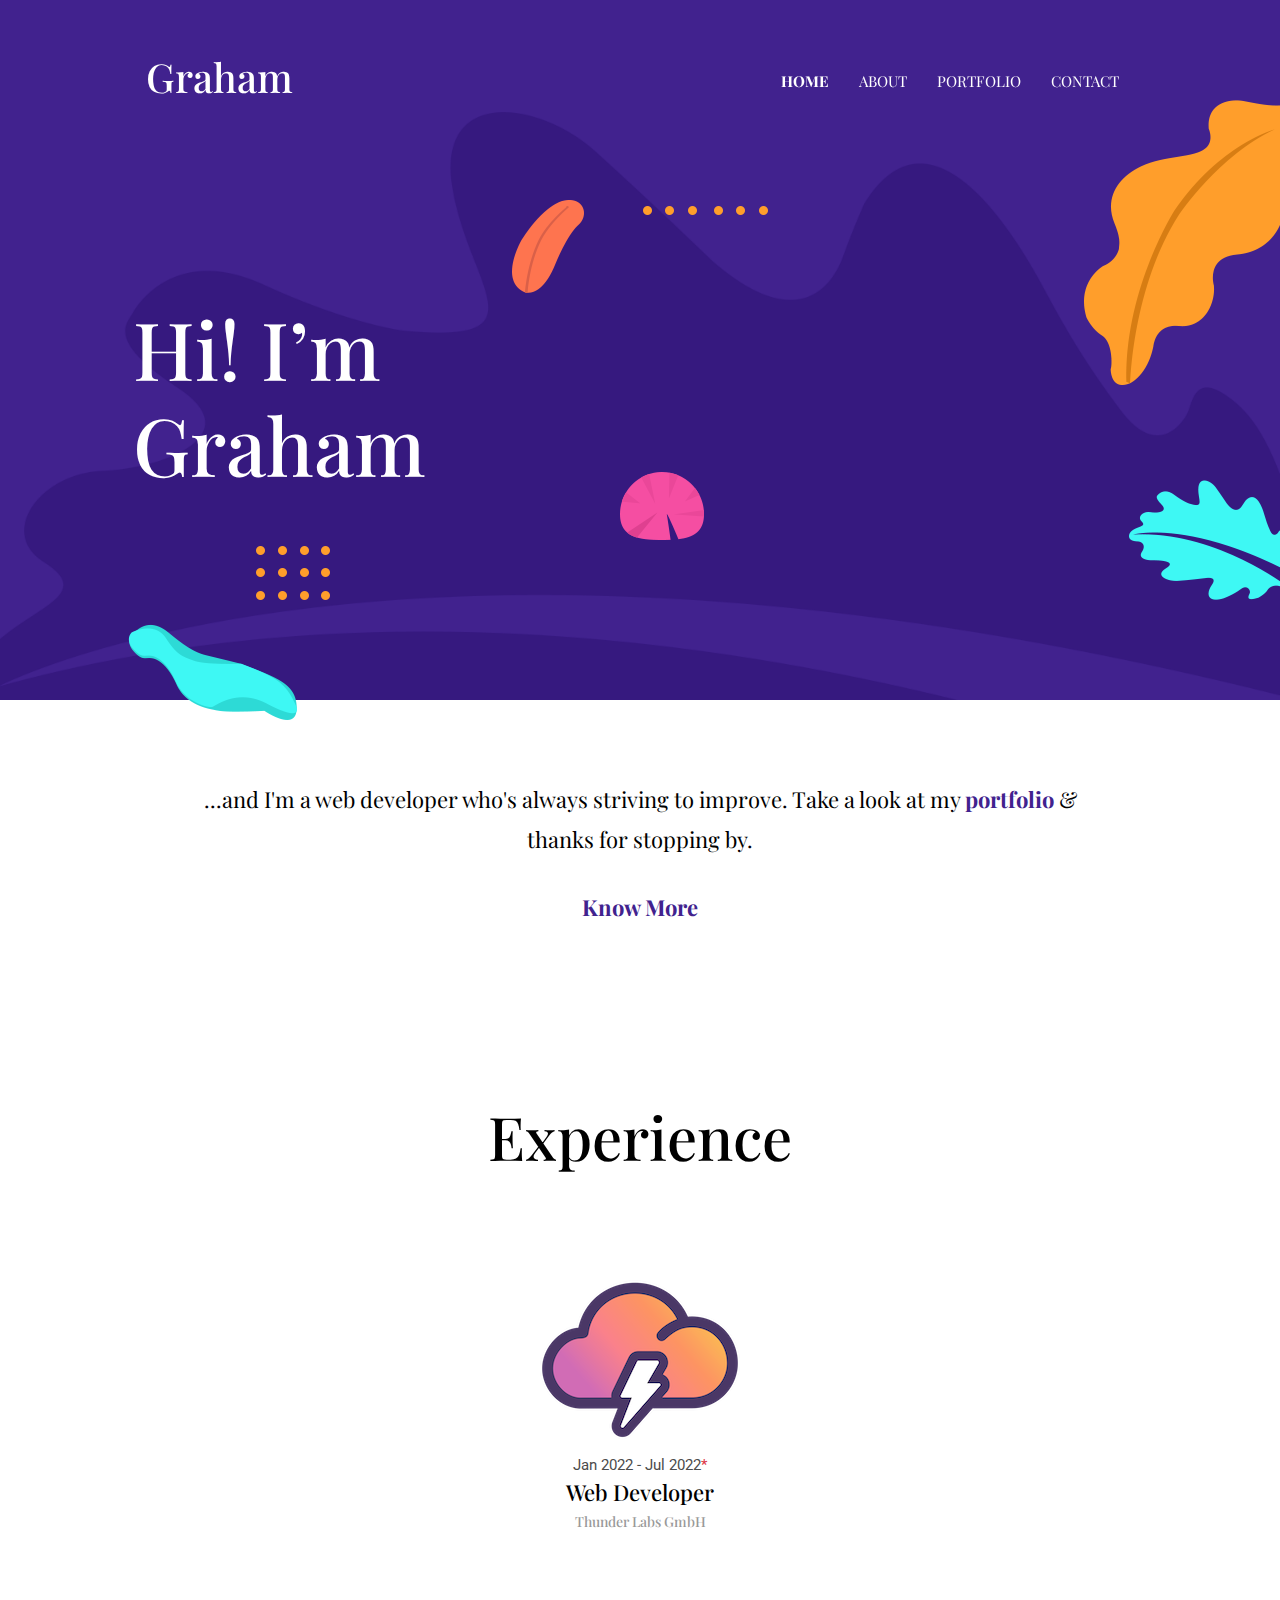
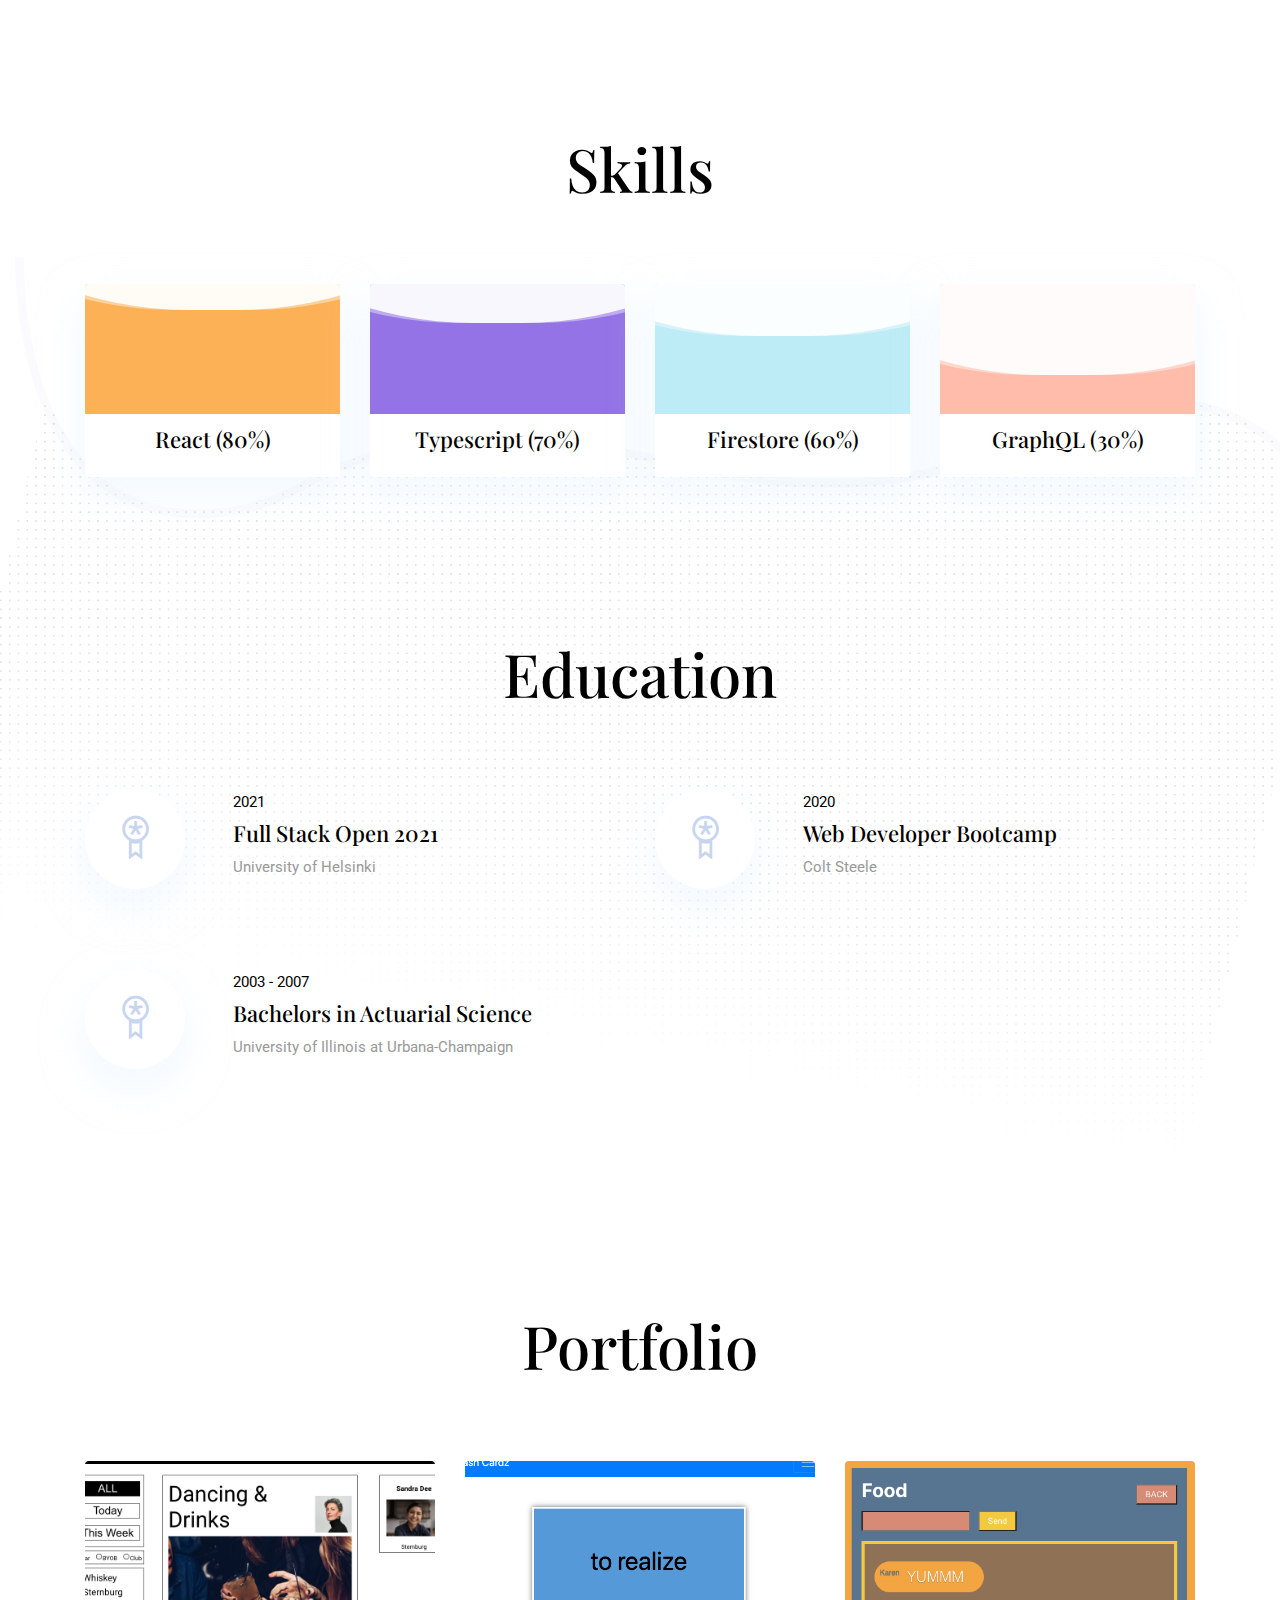
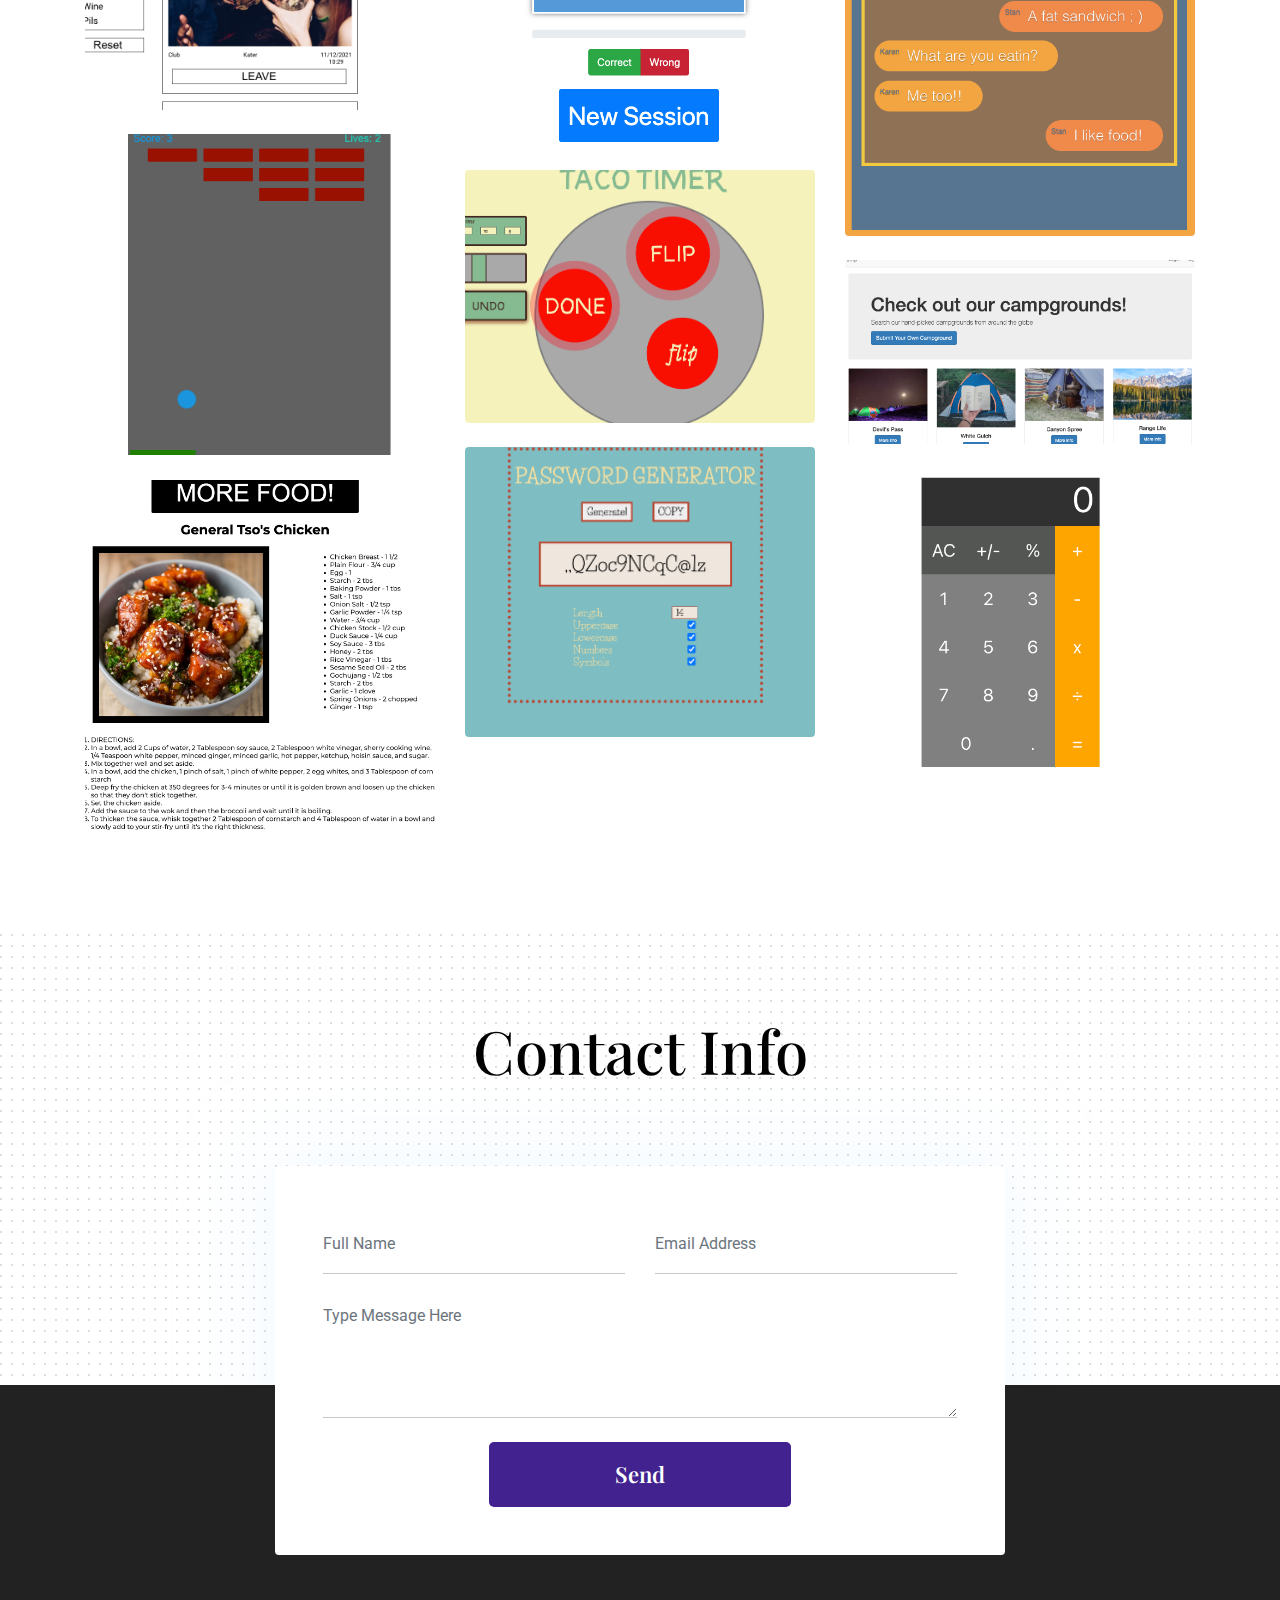
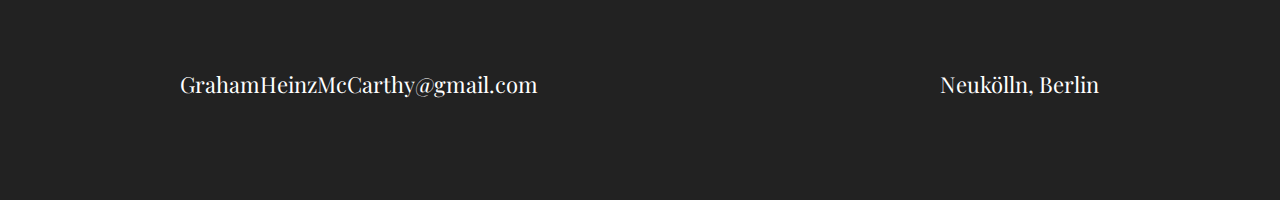
<file: index.html>
<!DOCTYPE html>
<html lang="en">
  <head>
    <!-- Basic Page Needs
  ================================================== -->
    <meta charset="utf-8" />
    <title>
      Graham McCarthy Portfolio Site | Web Developer, Jack of All
      Trades (Typescript, React, JavaScript, GraphQL)
    </title>
    <meta
      name="description"
      content="Graham McCarthy is a Web Developer with a wide array of skills from programming to music to financial & risk analysis. Fairly easy to get along with & thorough in his work"
    />

    <!-- Mobile Specific Metas
  ================================================== -->
    <meta http-equiv="X-UA-Compatible" content="IE=edge" />
    <meta
      name="viewport"
      content="width=device-width, initial-scale=1.0, maximum-scale=5.0"
    />

    <!-- Favicon -->
    <link
      rel="shortcut icon"
      type="image/x-icon"
      href="images/favicon_io/favicon-32x32.png"
    />

    <!-- ** Plugins Needed for the Project ** -->
    <!-- Bootstrap -->
    <link rel="stylesheet" href="plugins/bootstrap/bootstrap.min.css" />
    <!-- slick slider -->
    <link rel="stylesheet" href="plugins/slick/slick.css" />
    <!-- themefy-icon -->
    <link rel="stylesheet" href="plugins/themify-icons/themify-icons.css" />

    <!-- Main Stylesheet -->
    <link href="css/style.css" rel="stylesheet" />
  </head>
  <body>
    <header class="navigation fixed-top">
      <nav class="navbar navbar-expand-lg navbar-dark">
        <a class="navbar-brand font-tertiary h3" href="index.html">Graham</a>
        <button
          class="navbar-toggler"
          type="button"
          data-toggle="collapse"
          data-target="#navigation"
          aria-controls="navigation"
          aria-expanded="false"
          aria-label="Toggle navigation"
        >
          <span class="navbar-toggler-icon"></span>
        </button>

        <div class="collapse navbar-collapse text-center" id="navigation">
          <ul class="navbar-nav ml-auto">
            <li class="nav-item active">
              <a class="nav-link" href="index.html">Home</a>
            </li>
            <li class="nav-item">
              <a class="nav-link" href="about.html">About</a>
            </li>

            <li class="nav-item">
              <a class="nav-link" href="portfolio.html">Portfolio</a>
            </li>
            <li class="nav-item">
              <a class="nav-link" href="contact.html">Contact</a>
            </li>
          </ul>
        </div>
      </nav>
    </header>

    <!-- hero area -->
    <section class="hero-area bg-primary" id="parallax">
      <div class="container">
        <div class="row">
          <div class="col-lg-11 mx-auto">
            <h1 class="text-white font-tertiary">
              Hi! I’m <br />
              Graham
            </h1>
          </div>
        </div>
      </div>
      <div class="layer-bg w-100">
        <img
          class="img-fluid w-100"
          src="images/illustrations/leaf-bg.png"
          alt="bg-shape"
        />
      </div>
      <div class="layer" id="l2">
        <img src="images/illustrations/dots-cyan.png" alt="bg-shape" />
      </div>
      <div class="layer" id="l3">
        <img src="images/illustrations/leaf-orange.png" alt="bg-shape" />
      </div>
      <div class="layer" id="l4">
        <img src="images/illustrations/dots-orange.png" alt="bg-shape" />
      </div>
      <div class="layer" id="l5">
        <img src="images/illustrations/leaf-yellow.png" alt="bg-shape" />
      </div>
      <div class="layer" id="l6">
        <img src="images/illustrations/leaf-cyan.png" alt="bg-shape" />
      </div>
      <div class="layer" id="l7">
        <img src="images/illustrations/dots-group-orange.png" alt="bg-shape" />
      </div>
      <div class="layer" id="l8">
        <img src="images/illustrations/leaf-pink-round.png" alt="bg-shape" />
      </div>
      <div class="layer" id="l9">
        <img src="images/illustrations/leaf-cyan-2.png" alt="bg-shape" />
      </div>
      <!-- social icon -->
      <!-- <ul class="list-unstyled ml-5 mt-3 position-relative zindex-1">
        <li class="mb-3">
          <a class="text-white" href="https://themefisher.com/"
            ><i class="ti-facebook"></i
          ></a>
        </li>
        <li class="mb-3">
          <a class="text-white" href="https://themefisher.com/"
            ><i class="ti-instagram"></i
          ></a>
        </li>
        <li class="mb-3">
          <a class="text-white" href="https://themefisher.com/"
            ><i class="ti-dribbble"></i
          ></a>
        </li>
        <li class="mb-3">
          <a class="text-white" href="https://themefisher.com/"
            ><i class="ti-twitter"></i
          ></a>
        </li>
      </ul> -->
      <!-- /social icon -->
    </section>
    <!-- /hero area -->

    <!-- about -->
    <section class="section">
      <div class="container">
        <div class="row">
          <div class="col-lg-10 mx-auto text-center">
        
            <p class="font-secondary paragraph-lg text-dark">
             ...and I'm a web developer who's always striving to improve.  Take a look at my <a class="btn-transparent" href="portfolio.html">portfolio</a> & thanks for stopping by.
             </p>
            <a href="about.html" class="btn btn-transparent">know more</a>
          </div>
        </div>
      </div>
    </section>
    <!-- /about -->

    <!-- experience -->
<section class="section">
  <div class="container experience">
    <div class="row justify-content-around">
      <div class="col-lg-12 text-center">
        <h2 class="section-title">Experience</h2>
      </div>
      <div class="col-lg-3 col-md-4 text-center">
        <img src="images/Full Color - Bordered.png" alt="icon">
        <p class="mb-0">Jan 2022 - Jul 2022<span class="text-danger">*</span></p>
        <h4>Web Developer</h4>
        <h6 class="text-light">Thunder Labs GmbH</h6>
        <p class="hidden">*we ran out of funding... :(</p>
      </div>
    </div>
  </div>
</section>
<!-- ./experience -->

    <!-- skills -->
    <section class="section">
      <div class="container">
        <div class="row">
          <div class="col-lg-12 text-center">
            <h2 class="section-title">Skills</h2>
          </div>
          <div class="col-lg-3 col-sm-6 mb-4 mb-lg-0">
            <div class="card shadow text-center">
              <div
                class="position-relative rounded-top progress-wrapper"
                data-color="#fdb157"
              >
                <div class="wave" data-progress="80%"></div>
              </div>
              <div class="card-footer bg-white">
                <h4 class="card-title">React (80%)</h4>
              </div>
            </div>
          </div>
          <div class="col-lg-3 col-sm-6 mb-4 mb-lg-0">
            <div class="card shadow text-center">
              <div
                class="position-relative rounded-top progress-wrapper"
                data-color="#9473e6"
              >
                <div class="wave" data-progress="70%"></div>
              </div>
              <div class="card-footer bg-white">
                <h4 class="card-title">Typescript (70%)</h4>
              </div>
            </div>
          </div>
          <div class="col-lg-3 col-sm-6 mb-4 mb-lg-0">
            <div class="card shadow text-center">
              <div
                class="position-relative rounded-top progress-wrapper"
                data-color="#bdecf6"
              >
                <div class="wave" data-progress="60%"></div>
              </div>
              <div class="card-footer bg-white">
                <h4 class="card-title">Firestore (60%)</h4>
              </div>
            </div>
          </div>
          <div class="col-lg-3 col-sm-6 mb-4 mb-lg-0">
            <div class="card shadow text-center">
              <div
                class="position-relative rounded-top progress-wrapper"
                data-color="#ffbcaa"
              >
                <div class="wave" data-progress="30%"></div>
              </div>
              <div class="card-footer bg-white">
                <h4 class="card-title">GraphQL (30%)</h4>
              </div>
            </div>
          </div>
        </div>
      </div>
    </section>
    <!-- /skills -->

    

    <!-- education -->
    <section class="section position-relative">
      <div class="container">
        <div class="row">
          <div class="col-lg-12 text-center">
            <h2 class="section-title">Education</h2>
          </div>
          <div class="col-lg-6 col-md-6 mb-80">
            <div class="d-flex">
              <div class="mr-lg-5 mr-3">
                <i
                  class="
                    ti-medall
                    icon icon-light icon-bg
                    bg-white
                    shadow
                    rounded-circle
                    d-block
                  "
                ></i>
              </div>
              <div>
                <p class="text-dark mb-1">2021</p>
                <h4>Full Stack Open 2021</h4>
                <p class="mb-0 text-light">University of Helsinki</p>
              </div>
            </div>
          </div>
          <div class="col-lg-6 col-md-6 mb-80">
            <div class="d-flex">
              <div class="mr-lg-5 mr-3">
                <i
                  class="
                    ti-medall
                    icon icon-light icon-bg
                    bg-white
                    shadow
                    rounded-circle
                    d-block
                  "
                ></i>
              </div>
              <div>
                <p class="text-dark mb-1">2020</p>
                <h4>Web Developer Bootcamp</h4>
                <p class="mb-0 text-light">Colt Steele</p>
              </div>
            </div>
          </div>
          <div class="col-lg-6 col-md-6 mb-80">
            <div class="d-flex">
              <div class="mr-lg-5 mr-3">
                <i
                  class="
                    ti-medall
                    icon icon-light icon-bg
                    bg-white
                    shadow
                    rounded-circle
                    d-block
                  "
                ></i>
              </div>
              <div>
                <p class="text-dark mb-1">2003 - 2007</p>
                <h4>Bachelors in Actuarial Science</h4>
                <p class="mb-0 text-light">
                  University of Illinois at Urbana-Champaign
                </p>
              </div>
            </div>
          </div>
          <!-- <div class="col-lg-6 col-md-6 mb-80">
            <div class="d-flex">
              <div class="mr-lg-5 mr-3">
                <i
                  class="
                    ti-medall
                    icon icon-light icon-bg
                    bg-white
                    shadow
                    rounded-circle
                    d-block
                  "
                ></i>
              </div>
              <div>
                <p class="text-dark mb-1">1998</p>
                <h4>Secondary School Certificate</h4>
                <p class="mb-0 text-light">Cardiff School</p>
              </div>
            </div>
          </div> -->
        </div>
      </div>
      <!-- bg image -->
      <img
        class="img-fluid edu-bg-image w-100"
        src="images/backgrounds/education-bg.png"
        alt="bg-image"
      />
    </section>
    <!-- /education -->

    <!-- portfolio -->
    <section class="section">
      <div class="container">
        <div class="row">
          <div class="col-12 text-center">
            <h2 class="section-title">Portfolio</h2>
          </div>
        </div>
        <div class="row shuffle-wrapper">
          
          <div
            class="col-lg-4 col-6 mb-4 shuffle-item"
            data-groups='["GraphQL", "React"]'
          >
            <div class="position-relative rounded hover-wrapper">
              <img
                src="images/portfolio/drankApp.png"
                alt="portfolio-image"
                class="img-fluid rounded w-100 d-block"
              />
              <div class="hover-overlay">
                <div class="hover-content">
                  <a class="btn btn-light btn-sm" href="https://ranchhowards.github.io/drinkAppFE/" target="_blank" rel="noopener noreferrer">Social Drinking App</a>
                  <br/>
                  <br/>
                  <a  class="btn btn-light btn-sm" href="https://github.com/RanchHowards/drinkAppFE" target="_blank" rel="noopener noreferrer">View Frontend</a>
                  <br/>
                  <br/>
                  <a  class="btn btn-light btn-sm" href="https://github.com/RanchHowards/drinkAppBE" target="_blank" rel="noopener noreferrer">View Backend</a>
                </div>
              </div>
            </div>
          </div>
          <div
            class="col-lg-4 col-6 mb-4 shuffle-item"
            data-groups='["Express","Javascript"]'
          >
            <div class="position-relative rounded hover-wrapper">
              <img
                src="images/portfolio/FlashCardz.png"
                alt="portfolio-image"
                class="img-fluid rounded w-100 d-block"
              />
              <div class="hover-overlay">
                <div class="hover-content">
                  <a class="btn btn-light btn-sm" href="https://whispering-woodland-67244.herokuapp.com/" target="_blank" rel="noopener noreferrer">Flash Card App</a>
                  <br/>
                  <br/>
                  <a  class="btn btn-light btn-sm" href="https://github.com/RanchHowards/Flashcards" target="_blank" rel="noopener noreferrer">View Code</a>
                </div>
              </div>
            </div>
          </div>
          <div
            class="col-lg-4 col-6 mb-4 shuffle-item"
            data-groups='["Express", "GraphQL", "React"]'
          >
            <div class="position-relative rounded hover-wrapper">
              <img
                src="images/portfolio/Chat - tall.png"
                alt="portfolio-image"
                class="img-fluid rounded w-100 d-block"
              />
              <div class="hover-overlay">
                <div class="hover-content">
                  <a class="btn btn-light btn-sm" href="https://ranchhowards.github.io/fe-chat" target="_blank" rel="noopener noreferrer">Real Time Chat</a>
                  <br/>
                  <br/>
                  <a  class="btn btn-light btn-sm" href="https://github.com/RanchHowards/fe-chat" target="_blank" rel="noopener noreferrer">View Frontend</a>
                  <br/>
                  <br/>
                  <a  class="btn btn-light btn-sm" href="https://github.com/RanchHowards/be-chat" target="_blank" rel="noopener noreferrer">View Backend</a>
                </div>
              </div>
            </div>
          </div>
          <div
            class="col-lg-4 col-6 mb-4 shuffle-item"
            data-groups='["Javascript"]'
          >
            <div class="position-relative rounded hover-wrapper">
              <img
                src="images/portfolio/ballGame.png"
                alt="portfolio-image"
                class="img-fluid rounded w-100 d-block"
              />
              <div class="hover-overlay">
                <div class="hover-content">
                  <a class="btn btn-light btn-sm" href="https://ranchhowards.github.io/Ball-Game/" target="_blank" rel="noopener noreferrer">Breakout Clone</a>
                  <br/>
                  <br/>
                  <a  class="btn btn-light btn-sm" href="https://github.com/RanchHowards/Ball-Game" target="_blank" rel="noopener noreferrer">View Code</a>
                </div>
              </div>
            </div>
          </div>
          
          <div
            class="col-lg-4 col-6 mb-4 shuffle-item"
            data-groups='["Javascript"]'
          >
            <div class="position-relative rounded hover-wrapper">
              <img
                src="images/portfolio/TacoTimer.png"
                alt="portfolio-image"
                class="img-fluid rounded w-100 d-block"
              />
              <div class="hover-overlay">
                <div class="hover-content"  >
                  <a class="btn btn-light btn-sm" href="https://ranchhowards.github.io/Taco-Timer/" target="_blank" rel="noopener noreferrer">Tortilla Timer</a>
                  <br/>
                  <br/>
                  <a  class="btn btn-light btn-sm" href="https://github.com/RanchHowards/Taco-Timer" target="_blank" rel="noopener noreferrer">View Code</a>
                </div>
                
              </div>
            </div>
          </div>
          <div
            class="col-lg-4 col-6 mb-4 shuffle-item"
            data-groups='["Javascript", "Express"]'
          >
            <div class="position-relative rounded hover-wrapper">
              <img
                src="images/portfolio/YelpCamp.png"
                alt="portfolio-image"
                class="img-fluid rounded w-100 d-block"
              />
              <div class="hover-overlay">
                <div class="hover-content">
                  <a class="btn btn-light btn-sm" href="https://gentle-peak-87983.herokuapp.com/" target="_blank" rel="noopener noreferrer">Full Stack Campground App</a>
                  <br/>
                  <br/>
                  <a  class="btn btn-light btn-sm" href="https://github.com/RanchHowards/YelpCamp" target="_blank" rel="noopener noreferrer">View Code</a>
                </div>
              </div>
            </div>
          </div>
          <div
            class="col-lg-4 col-6 mb-4 shuffle-item"
            data-groups='["TypeScript", "Javascript"]'
          >
            <div class="position-relative rounded hover-wrapper">
              <img
                src="images/portfolio/PasswordGenerator.png"
                alt="portfolio-image"
                class="img-fluid rounded w-100 d-block"
              />
              <div class="hover-overlay">
                <div class="hover-content">
                  <a class="btn btn-light btn-sm" href="https://ranchhowards.github.io/passwordGenerator/src/index.html" target="_blank" rel="noopener noreferrer">Password Generator</a>
                  <br/>
                  <br/>
                  <a  class="btn btn-light btn-sm" href="https://github.com/RanchHowards/passwordGenerator" target="_blank" rel="noopener noreferrer">View Code</a>
                </div>
              </div>
            </div>
          </div>
          
          <div
            class="col-lg-4 col-6 mb-4 shuffle-item"
            data-groups='["TypeScript","React"]'
          >
            <div class="position-relative rounded hover-wrapper">
              <img
                src="images/portfolio/Calculator.png"
                alt="portfolio-image"
                class="img-fluid rounded w-100 d-block"
              />
              <div class="hover-overlay">
                <div class="hover-content"  >
                  <a class="btn btn-light btn-sm" href="https://ranchhowards.github.io/calculator/" target="_blank" rel="noopener noreferrer">React Calculator</a>
                  <br/>
                  <br/>
                  <a  class="btn btn-light btn-sm" href="https://github.com/RanchHowards/calculator" target="_blank" rel="noopener noreferrer">View Code</a>
                </div>
                
              </div>
            </div>
          </div>
          <div
            class="col-lg-4 col-6 mb-4 shuffle-item"
            data-groups='["TypeScript", "Javascript"]'
          >
            <div class="position-relative rounded hover-wrapper">
              <img
                src="images/portfolio/MealGenerator.png"
                alt="portfolio-image"
                class="img-fluid rounded w-100 d-block"
              />
              <div class="hover-overlay">
                <div class="hover-content">
                  <a class="btn btn-light btn-sm" href="https://ranchhowards.github.io/randomMeal/src/index.html" target="_blank" rel="noopener noreferrer">Meal Generator</a>
                  <br/>
                  <br/>
                  <a  class="btn btn-light btn-sm" href="https://github.com/RanchHowards/randomMeal" target="_blank" rel="noopener noreferrer">View Code</a>
                </div>
              </div>
            </div>
          </div>
          
          
    </section>
    <!-- /portfolio -->

    <!-- contact -->
    <section
      class="section section-on-footer"
      data-background="images/backgrounds/bg-dots.png"
    >
      <div class="container">
        <div class="row">
          <div class="col-12 text-center">
            <h2 class="section-title">Contact Info</h2>
          </div>
          <div class="col-lg-8 mx-auto">
            <div class="bg-white rounded text-center p-5 shadow-down">
              <!-- <h4 class="mb-80">Contact Form</h4> -->
              <form action="https://formsubmit.co/7517874e81fea6eaea79d9bed0290607" method="post" class="row">
                <div class="col-md-6">
                  
                  <input
                    type="text"
                    id="name"
                    name="name"
                    placeholder="Full Name"
                    class="form-control px-0 mb-4"
                    required
                  />
                </div>
                <div class="col-md-6">
                  <input
                    type="email"
                    id="email"
                    name="email"
                    placeholder="Email Address"
                    class="form-control px-0 mb-4"
                    required
                  />
                </div>
                <div class="col-12">
                  <textarea
                    name="message"
                    id="message"
                    class="form-control px-0 mb-4"
                    placeholder="Type Message Here"
                    required
                  ></textarea>
                </div>
                <input type="hidden" name="_next" value="https://grahamneedsto.work/thanks.html">
                  <input type="hidden" name="_subject" value="Someone Actually Used The Contact Form">
                  <!-- the line below is a honeypot to fool scrappers -->
                  <input type="text" name="_honey" style="display:none"> 
                <div class="col-lg-6 col-10 mx-auto">
                  <button type='submit' class="btn btn-primary w-100">send</button>
                </div>
              </form>
            </div>
          </div>
        </div>
      </div>
    </section>
    <!-- /contact -->

    <!-- footer -->
    <footer class="bg-dark footer-section">
      <div class="section">
        <div class="container">
          <div class="row">
            <div class="col-md-1">
              <h5 class="text-light"></h5>
              <p class="text-white paragraph-lg font-secondary">
                
              </p>
            </div>
            <div class="col-md-8">
              <!-- <h5 class="text-light">Email</h5> -->
              <p class="text-white paragraph-lg font-secondary">
                GrahamHeinzMcCarthy@gmail.com
              </p>
            </div>
            
            <div class="col-md-3">
              <!-- <h5 class="text-light">Address</h5> -->
              <p class="text-white paragraph-lg font-secondary">Neukölln, Berlin</p>
            </div>
          </div>
        </div>
      </div>
      
    <!-- /footer -->

    <!-- jQuery -->
    <script src="plugins/jQuery/jquery.min.js"></script>
    <!-- Bootstrap JS -->
    <script src="plugins/bootstrap/bootstrap.min.js"></script>
    <!-- slick slider -->
    <script src="plugins/slick/slick.min.js"></script>
    <!-- filter -->
    <script src="plugins/shuffle/shuffle.min.js"></script>

    <!-- Main Script -->
    <script src="js/script.js"></script>
  </body>
</html>
</file>
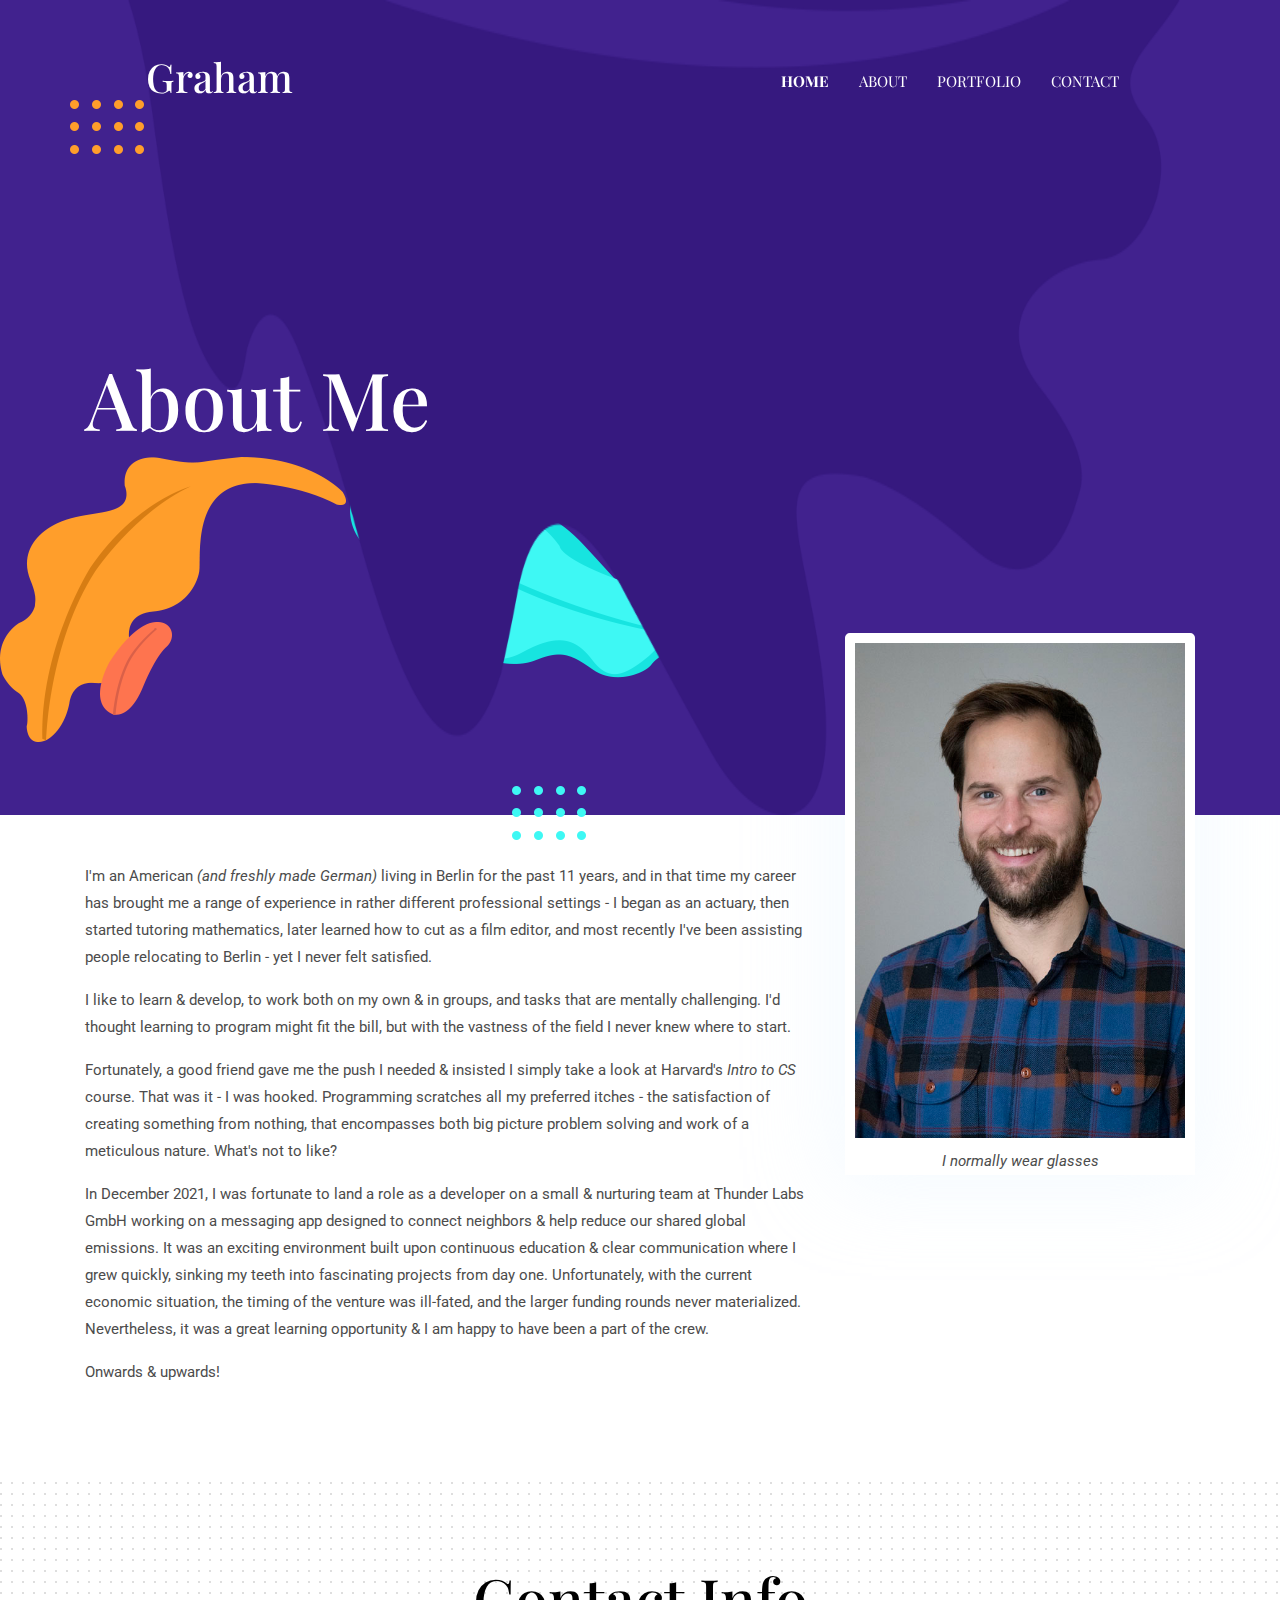
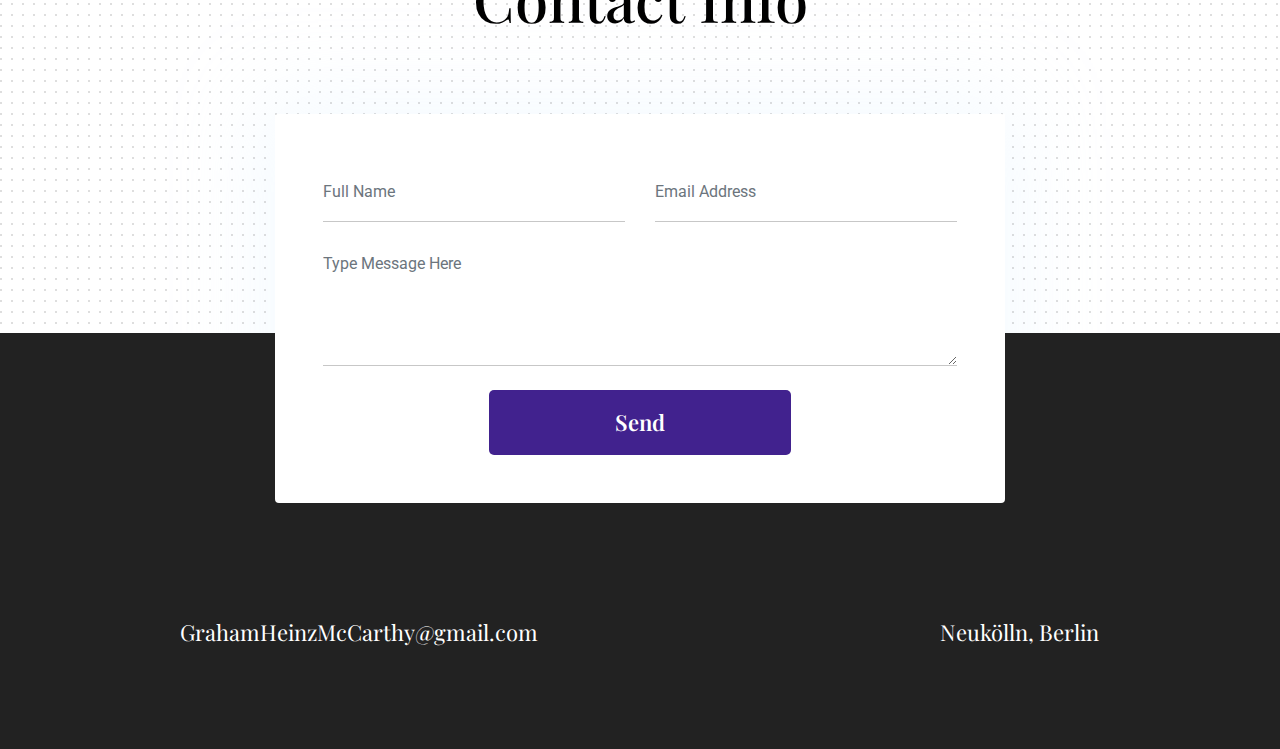
<file: about.html>
<!DOCTYPE html>
<html lang="en">
  <head>
    <!-- Basic Page Needs
  ================================================== -->
    <meta charset="utf-8" />
    <title>
      Graham McCarthy Portfolio Site | Web Developer, Jack of All Trades
      (Typescript, React, JavaScript, GraphQL)
    </title>
    <meta
      name="description"
      content="Graham McCarthy is an Web Developer with a wide array of skills from programming to music to financial & risk analysis. Fairly easy to get along with & thorough in his work"
    />

    <!-- Mobile Specific Metas
  ================================================== -->
    <meta http-equiv="X-UA-Compatible" content="IE=edge" />
    <meta
      name="viewport"
      content="width=device-width, initial-scale=1.0, maximum-scale=5.0"
    />

    <!-- Favicon -->
    <link
      rel="shortcut icon"
      type="image/x-icon"
      href="images/favicon_io/favicon-32x32.png"
    />

    <!-- ** Plugins Needed for the Project ** -->
    <!-- Bootstrap -->
    <link rel="stylesheet" href="plugins/bootstrap/bootstrap.min.css" />
    <!-- slick slider -->
    <link rel="stylesheet" href="plugins/slick/slick.css" />
    <!-- themefy-icon -->
    <link rel="stylesheet" href="plugins/themify-icons/themify-icons.css" />

    <!-- Main Stylesheet -->
    <link href="css/style.css" rel="stylesheet" />
  </head>
  <body>
    <header class="navigation fixed-top">
      <nav class="navbar navbar-expand-lg navbar-dark">
        <a class="navbar-brand font-tertiary h3" href="index.html">Graham</a>
        <button
          class="navbar-toggler"
          type="button"
          data-toggle="collapse"
          data-target="#navigation"
          aria-controls="navigation"
          aria-expanded="false"
          aria-label="Toggle navigation"
        >
          <span class="navbar-toggler-icon"></span>
        </button>

        <div class="collapse navbar-collapse text-center" id="navigation">
          <ul class="navbar-nav ml-auto">
            <li class="nav-item active">
              <a class="nav-link" href="index.html">Home</a>
            </li>
            <li class="nav-item">
              <a class="nav-link" href="about.html">About</a>
            </li>

            <li class="nav-item">
              <a class="nav-link" href="portfolio.html">Portfolio</a>
            </li>
            <li class="nav-item">
              <a class="nav-link" href="contact.html">Contact</a>
            </li>
          </ul>
        </div>
      </nav>
    </header>
    <!-- page title -->
    <section class="page-title-alt bg-primary position-relative">
      <div class="container">
        <div class="row">
          <div class="col-12">
            <h1 class="text-white font-tertiary">About Me</h1>
          </div>
        </div>
      </div>
      <!-- background shapes -->
      <img
        src="images/illustrations/leaf-bg-top.png"
        alt="illustrations"
        class="bg-shape-1 w-100"
      />
      <img
        src="images/illustrations/dots-group-sm.png"
        alt="illustrations"
        class="bg-shape-2"
      />
      <img
        src="images/illustrations/leaf-yellow.png"
        alt="illustrations"
        class=""
      />
      <img
        src="images/illustrations/leaf-orange.png"
        alt="illustrations"
        class="bg-shape-4"
      />
      <img
        src="images/illustrations/dots-group-cyan.png"
        alt="illustrations"
        class="bg-shape-5"
      />
      <img
        src="images/illustrations/leaf-cyan-lg.png"
        alt="illustrations"
        class=""
      />
    </section>
    <!-- /page title -->

    <!-- about -->
    <section class="section pt-5">
      <div class="container">
        <div class="row">
          <div class="col-md-8">
            <p>
              I'm an American <em>(and freshly made German)</em> living in
              Berlin for the past 11 years, and in that time my career has
              brought me a range of experience in rather different professional
              settings - I began as an actuary, then started tutoring
              mathematics, later learned how to cut as a film editor, and most
              recently I've been assisting people relocating to Berlin - yet I
              never felt satisfied.
            </p>

            <p>
              I like to learn & develop, to work both on my own & in groups, and
              tasks that are mentally challenging. I'd thought learning to
              program might fit the bill, but with the vastness of the field I
              never knew where to start.
            </p>

            <p>
              Fortunately, a good friend gave me the push I needed & insisted I
              simply take a look at Harvard's <em>Intro to CS</em> course. That
              was it - I was hooked. Programming scratches all my preferred
              itches - the satisfaction of creating something from nothing, that
              encompasses both big picture problem solving and work of a
              meticulous nature. What's not to like?
            </p>
            <p>
              In December 2021, I was fortunate to land a role as a developer on
              a small & nurturing team at Thunder Labs GmbH working on a
              messaging app designed to connect neighbors & help reduce our
              shared global emissions. It was an exciting environment built upon
              continuous education & clear communication where I grew quickly,
              sinking my teeth into fascinating projects from day one.
              Unfortunately, with the current economic situation, the timing of
              the venture was ill-fated, and the larger funding rounds never
              materialized. Nevertheless, it was a great learning opportunity &
              I am happy to have been a part of the crew.
            </p>
            <p>Onwards & upwards!</p>
          </div>
          <div class="col-md-4 text-center drag-lg-top">
            <div class="shadow-down mb-4">
              <img
                alt="author"
                class="img-fluid w-100 rounded-lg border-thick border-white"
                src="images/IMG_9923.jpg"
              />
              <img
                alt="author"
                class="img-fluid w-100 rounded-lg border-thick border-white hover-picture"
                src="images/IMG_9921.jpg"
              />
              <p><em>I normally wear glasses</em></p>
            </div>
          </div>
        </div>
      </div>
    </section>
    <!-- /about -->

    <!-- contact -->
    <section
      class="section section-on-footer"
      data-background="images/backgrounds/bg-dots.png"
    >
      <div class="container">
        <div class="row">
          <div class="col-12 text-center">
            <h2 class="section-title">Contact Info</h2>
          </div>
          <div class="col-lg-8 mx-auto">
            <div class="bg-white rounded text-center p-5 shadow-down">
              <form
                action="https://formsubmit.co/7517874e81fea6eaea79d9bed0290607"
                method="post"
                class="row"
              >
                <div class="col-md-6">
                  <input
                    type="text"
                    id="name"
                    name="name"
                    placeholder="Full Name"
                    class="form-control px-0 mb-4"
                    required
                  />
                </div>
                <div class="col-md-6">
                  <input
                    type="email"
                    id="email"
                    name="email"
                    placeholder="Email Address"
                    class="form-control px-0 mb-4"
                    required
                  />
                </div>
                <div class="col-12">
                  <textarea
                    name="message"
                    id="message"
                    class="form-control px-0 mb-4"
                    placeholder="Type Message Here"
                    required
                  ></textarea>
                </div>
                <input
                  type="hidden"
                  name="_next"
                  value="https://grahamneedsto.work/thanks.html"
                />
                <input
                  type="hidden"
                  name="_subject"
                  value="Someone Actually Used The Contact Form"
                />
                <!-- the line below is a honeypot to fool scrappers -->
                <input type="text" name="_honey" style="display: none" />
                <div class="col-lg-6 col-10 mx-auto">
                  <button type="submit" class="btn btn-primary w-100">
                    send
                  </button>
                </div>
              </form>
            </div>
          </div>
        </div>
      </div>
    </section>
    <!-- /contact -->

    <!-- footer -->
    <footer class="bg-dark footer-section">
      <div class="section">
        <div class="container">
          <div class="row">
            <div class="col-md-1">
              <h5 class="text-light"></h5>
              <p class="text-white paragraph-lg font-secondary"></p>
            </div>
            <div class="col-md-8">
              <!-- <h5 class="text-light">Email</h5> -->
              <p class="text-white paragraph-lg font-secondary">
                GrahamHeinzMcCarthy@gmail.com
              </p>
            </div>

            <div class="col-md-3">
              <!-- <h5 class="text-light">Address</h5> -->
              <p class="text-white paragraph-lg font-secondary">
                Neukölln, Berlin
              </p>
            </div>
          </div>
        </div>
      </div>
    </footer>

    <!-- /footer -->

    <!-- jQuery -->
    <script src="plugins/jQuery/jquery.min.js"></script>
    <!-- Bootstrap JS -->
    <script src="plugins/bootstrap/bootstrap.min.js"></script>
    <!-- slick slider -->
    <script src="plugins/slick/slick.min.js"></script>
    <!-- filter -->
    <script src="plugins/shuffle/shuffle.min.js"></script>

    <!-- Main Script -->
    <script src="js/script.js"></script>
  </body>
</html>
</file>
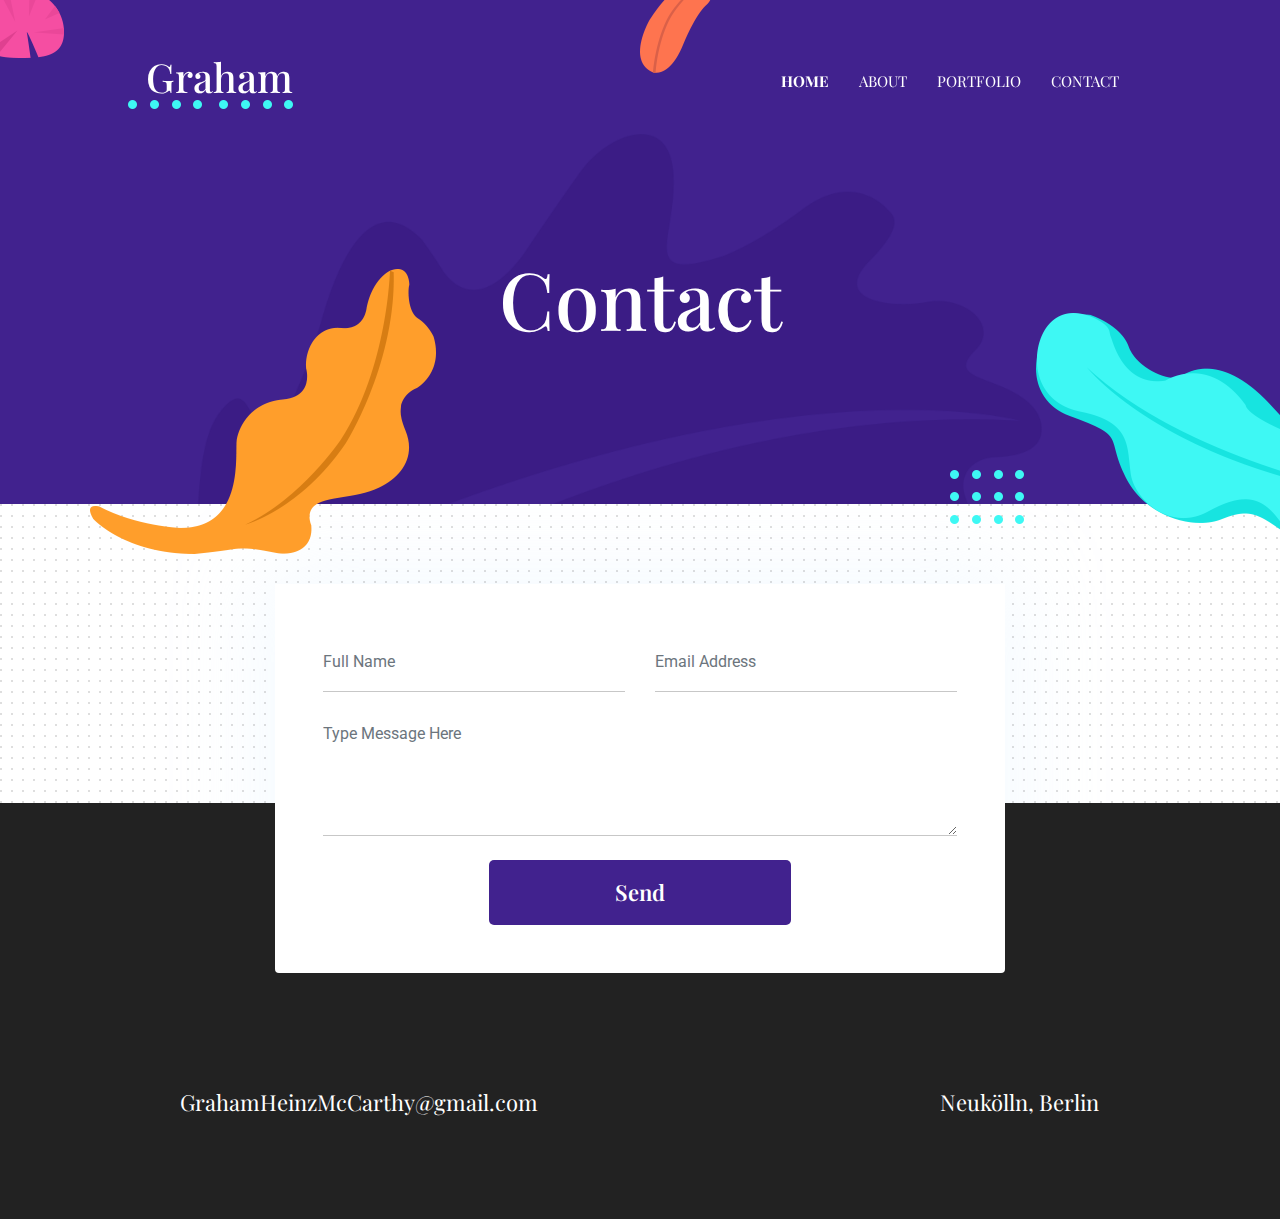
<file: contact.html>
<!DOCTYPE html>
<html lang="en">
  <head>
    <!-- Basic Page Needs
  ================================================== -->
    <meta charset="utf-8" />
    <title>
      Graham McCarthy Portfolio Site | Web Developer, Jack of All
      Trades (Typescript, React, JavaScript, GraphQL)
    </title>
    <meta
      name="description"
      content="Graham McCarthy is an Web Developer with a wide array of skills from programming to music to financial & risk analysis. Fairly easy to get along with & thorough in his work"
    />

    <!-- Mobile Specific Metas
  ================================================== -->
    <meta http-equiv="X-UA-Compatible" content="IE=edge" />
    <meta
      name="viewport"
      content="width=device-width, initial-scale=1.0, maximum-scale=5.0"
    />

    <!-- Favicon -->
    <link
      rel="shortcut icon"
      type="image/x-icon"
      href="images/favicon_io/favicon-32x32.png"
    />

    <!-- ** Plugins Needed for the Project ** -->
    <!-- Bootstrap -->
    <link rel="stylesheet" href="plugins/bootstrap/bootstrap.min.css" />
    <!-- slick slider -->
    <link rel="stylesheet" href="plugins/slick/slick.css" />
    <!-- themefy-icon -->
    <link rel="stylesheet" href="plugins/themify-icons/themify-icons.css" />

    <!-- Main Stylesheet -->
    <link href="css/style.css" rel="stylesheet" />
  </head>
  <body>
    <header class="navigation fixed-top">
      <nav class="navbar navbar-expand-lg navbar-dark">
        <a class="navbar-brand font-tertiary h3" href="index.html">Graham</a>
        <button
          class="navbar-toggler"
          type="button"
          data-toggle="collapse"
          data-target="#navigation"
          aria-controls="navigation"
          aria-expanded="false"
          aria-label="Toggle navigation"
        >
          <span class="navbar-toggler-icon"></span>
        </button>

        <div class="collapse navbar-collapse text-center" id="navigation">
          <ul class="navbar-nav ml-auto">
            <li class="nav-item active">
              <a class="nav-link" href="index.html">Home</a>
            </li>
            <li class="nav-item">
              <a class="nav-link" href="about.html">About</a>
            </li>

            <li class="nav-item">
              <a class="nav-link" href="portfolio.html">Portfolio</a>
            </li>
            <li class="nav-item">
              <a class="nav-link" href="contact.html">Contact</a>
            </li>
          </ul>
        </div>
      </nav>
    </header>

    <!-- page title -->
    <section class="page-title bg-primary position-relative">
      <div class="container">
        <div class="row">
          <div class="col-12 text-center">
            <h1 class="text-white font-tertiary">Contact</h1>
          </div>
        </div>
      </div>
      <!-- background shapes -->
      <img
        src="images/illustrations/page-title.png"
        alt="illustrations"
        class="bg-shape-1 w-100"
      />
      <img
        src="images/illustrations/leaf-pink-round.png"
        alt="illustrations"
        class="bg-shape-2"
      />
      <img
        src="images/illustrations/dots-cyan.png"
        alt="illustrations"
        class="bg-shape-3"
      />
      <img
        src="images/illustrations/leaf-orange.png"
        alt="illustrations"
        class="bg-shape-4"
      />
      <img
        src="images/illustrations/leaf-yellow.png"
        alt="illustrations"
        class="bg-shape-5"
      />
      <img
        src="images/illustrations/dots-group-cyan.png"
        alt="illustrations"
        class="bg-shape-6"
      />
      <img
        src="images/illustrations/leaf-cyan-lg.png"
        alt="illustrations"
        class="bg-shape-7"
      />
    </section>
    <!-- /page title -->

     <!-- contact -->
     <section
     class="section section-on-footer"
     data-background="images/backgrounds/bg-dots.png"
   >
     <div class="container">
       <div class="row">
         <div class="col-12 text-center">
           <!-- <h2 class="section-title">Contact Info</h2> -->
         </div>
         <div class="col-lg-8 mx-auto">
           <div class="bg-white rounded text-center p-5 shadow-down">
             <form action="https://formsubmit.co/7517874e81fea6eaea79d9bed0290607" method="post" class="row">
               <div class="col-md-6">
                 
                 <input
                   type="text"
                   id="name"
                   name="name"
                   placeholder="Full Name"
                   class="form-control px-0 mb-4"
                   required
                 />
               </div>
               <div class="col-md-6">
                 <input
                   type="email"
                   id="email"
                   name="email"
                   placeholder="Email Address"
                   class="form-control px-0 mb-4"
                   required
                 />
               </div>
               <div class="col-12">
                 <textarea
                   name="message"
                   id="message"
                   class="form-control px-0 mb-4"
                   placeholder="Type Message Here"
                   required
                 ></textarea>
               </div>
               <input type="hidden" name="_next" value="https://grahamneedsto.work/thanks.html">
                 <input type="hidden" name="_subject" value="Someone Actually Used The Contact Form">
                 <!-- the line below is a honeypot to fool scrappers -->
                 <input type="text" name="_honey" style="display:none"> 
               <div class="col-lg-6 col-10 mx-auto">
                 <button type='submit' class="btn btn-primary w-100">send</button>
               </div>
             </form>
           </div>
         </div>
       </div>
     </div>
   </section>
   <!-- /contact -->

   <!-- footer -->
   <footer class="bg-dark footer-section">
     <div class="section">
       <div class="container">
         <div class="row">
           <div class="col-md-1">
             <h5 class="text-light"></h5>
             <p class="text-white paragraph-lg font-secondary">
               
             </p>
           </div>
           <div class="col-md-8">
             <!-- <h5 class="text-light">Email</h5> -->
             <p class="text-white paragraph-lg font-secondary">
               GrahamHeinzMcCarthy@gmail.com
             </p>
           </div>
           
           <div class="col-md-3">
             <!-- <h5 class="text-light">Address</h5> -->
             <p class="text-white paragraph-lg font-secondary">Neukölln, Berlin</p>
           </div>
         </div>
       </div>
     </div>
     
   <!-- /footer -->

   <!-- jQuery -->
   <script src="plugins/jQuery/jquery.min.js"></script>
   <!-- Bootstrap JS -->
   <script src="plugins/bootstrap/bootstrap.min.js"></script>
   <!-- slick slider -->
   <script src="plugins/slick/slick.min.js"></script>
   <!-- filter -->
   <script src="plugins/shuffle/shuffle.min.js"></script>

   <!-- Main Script -->
   <script src="js/script.js"></script>
 </body>
</html>
</file>
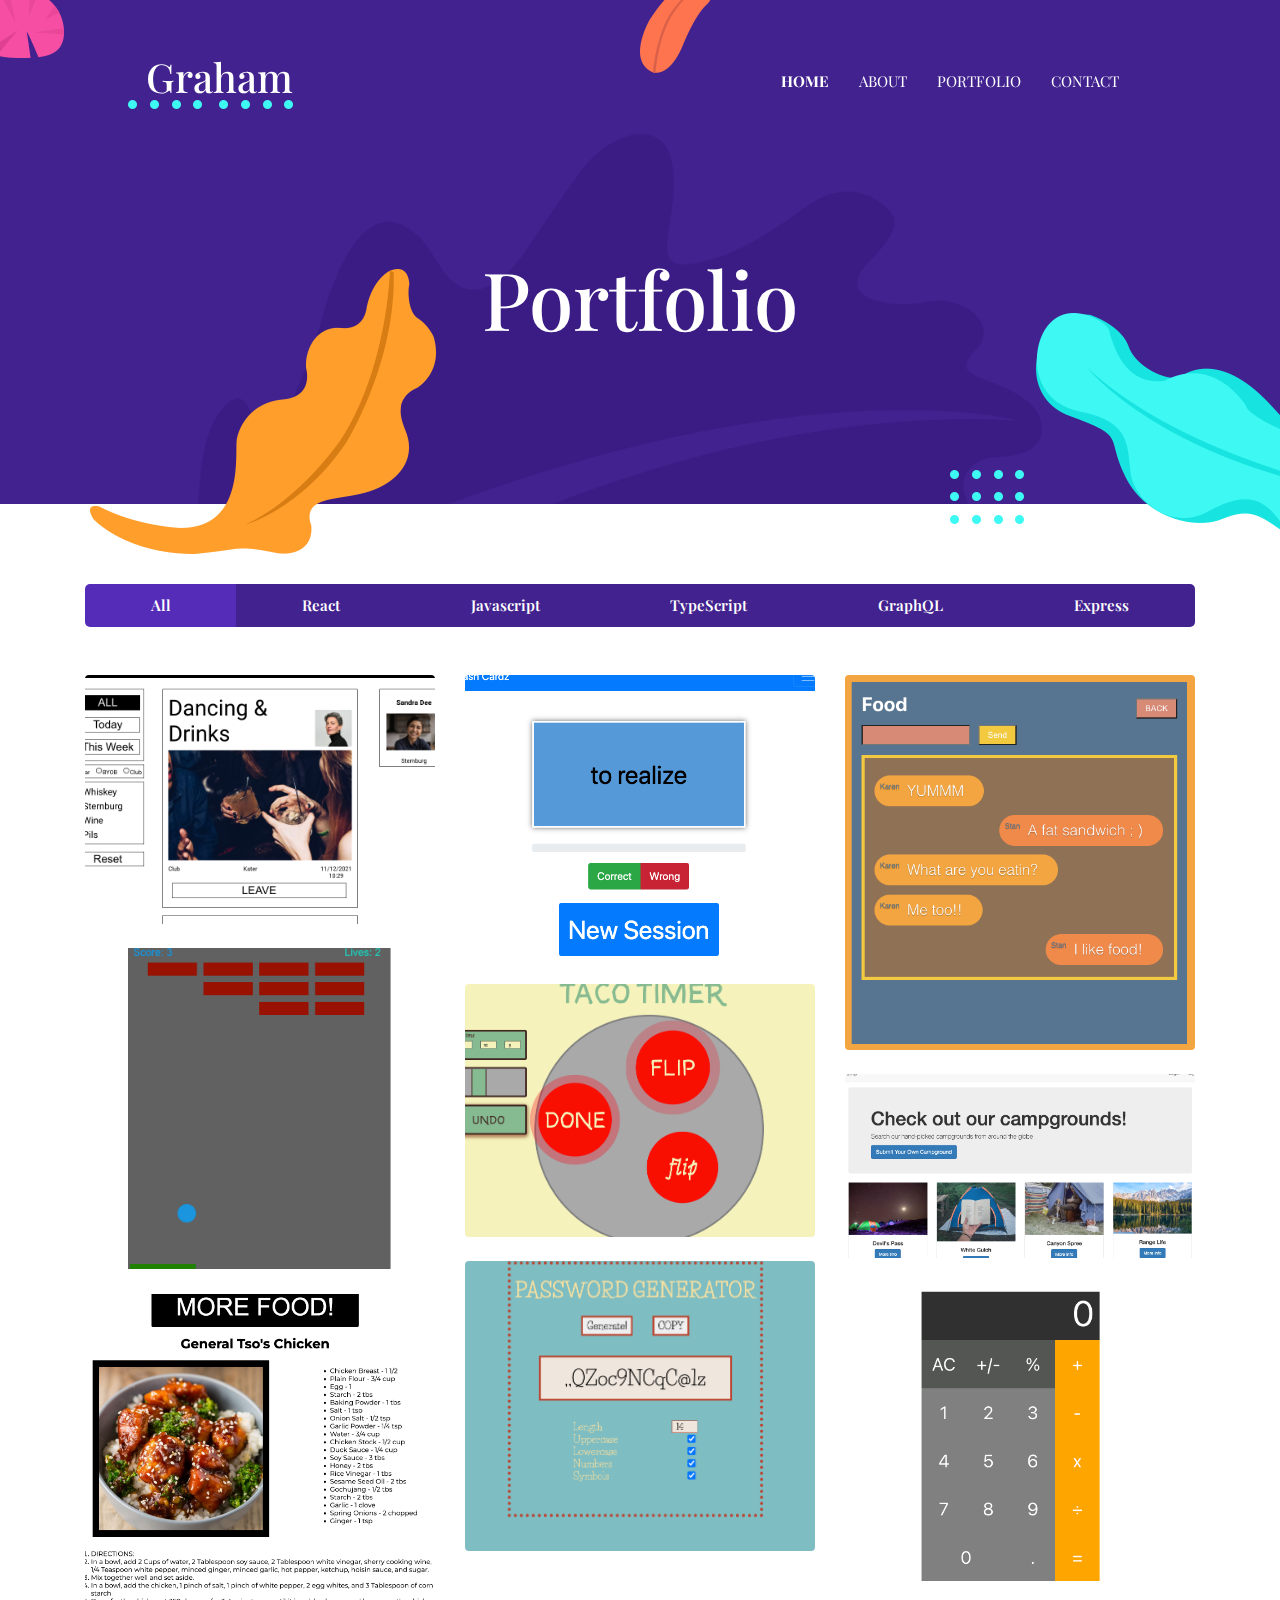
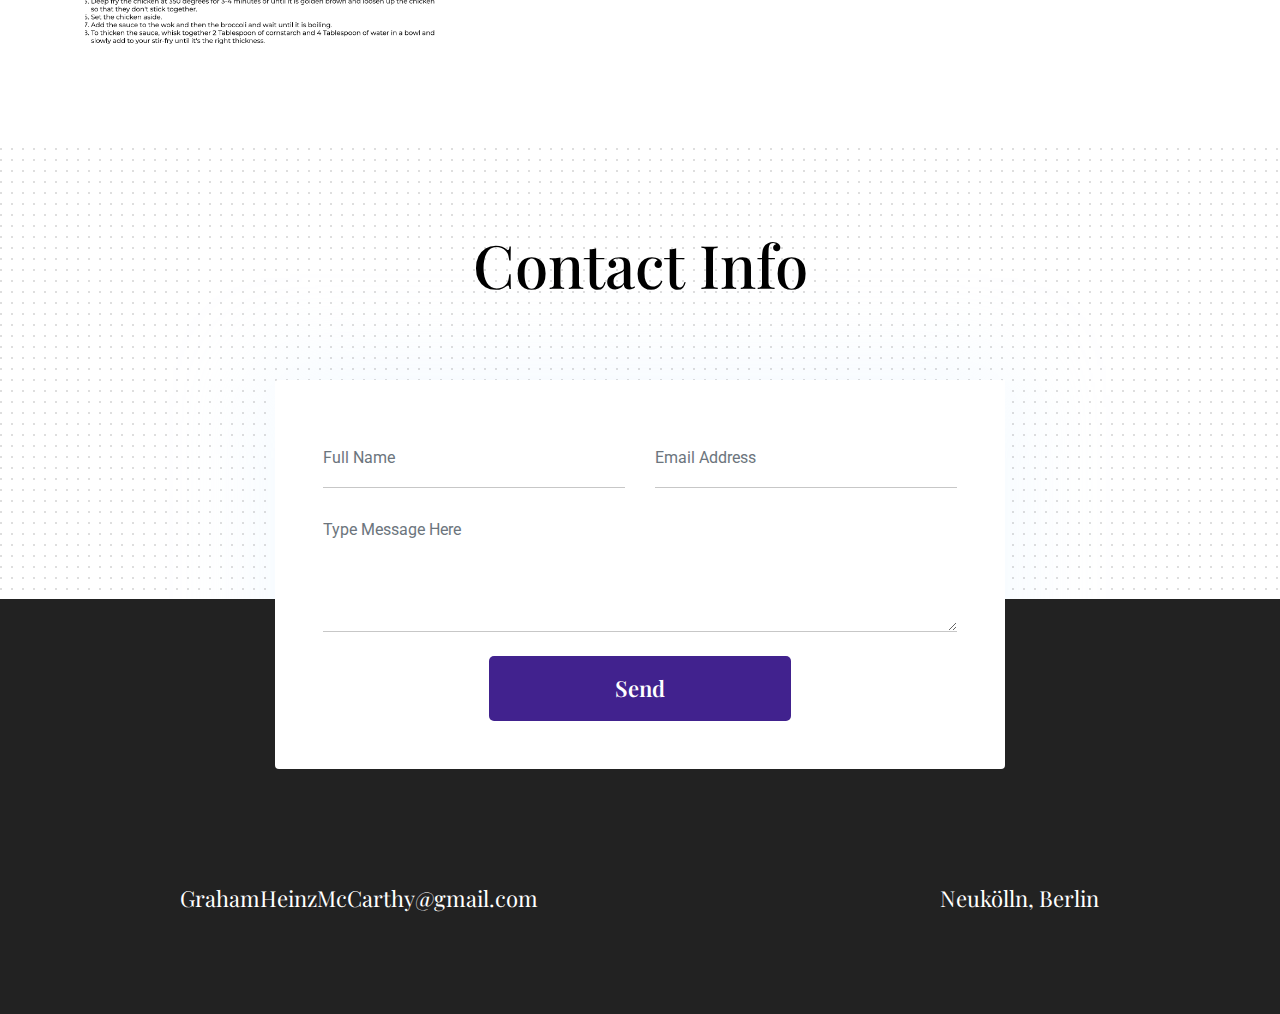
<file: portfolio.html>
<!DOCTYPE html>
<html lang="en">
  <head>
    <!-- Basic Page Needs
  ================================================== -->
    <meta charset="utf-8" />
    <title>
      Graham McCarthy Portfolio Site | Web Developer, Jack of All
      Trades (Typescript, React, JavaScript, GraphQL)
    </title>
    <meta
      name="description"
      content="Graham McCarthy is an Web Developer with a wide array of skills from programming to music to financial & risk analysis. Fairly easy to get along with & thorough in his work"
    />

    <!-- Mobile Specific Metas
  ================================================== -->
    <meta http-equiv="X-UA-Compatible" content="IE=edge" />
    <meta
      name="viewport"
      content="width=device-width, initial-scale=1.0, maximum-scale=5.0"
    />

    <!-- Favicon -->
    <link
      rel="shortcut icon"
      type="image/x-icon"
      href="images/favicon_io/favicon-32x32.png"
    />

    <!-- ** Plugins Needed for the Project ** -->
    <!-- Bootstrap -->
    <link rel="stylesheet" href="plugins/bootstrap/bootstrap.min.css" />
    <!-- slick slider -->
    <link rel="stylesheet" href="plugins/slick/slick.css" />
    <!-- themefy-icon -->
    <link rel="stylesheet" href="plugins/themify-icons/themify-icons.css" />

    <!-- Main Stylesheet -->
    <link href="css/style.css" rel="stylesheet" />
  </head>
  <body>
    <header class="navigation fixed-top">
      <nav class="navbar navbar-expand-lg navbar-dark">
        <a class="navbar-brand font-tertiary h3" href="index.html">Graham</a>
        <button
          class="navbar-toggler"
          type="button"
          data-toggle="collapse"
          data-target="#navigation"
          aria-controls="navigation"
          aria-expanded="false"
          aria-label="Toggle navigation"
        >
          <span class="navbar-toggler-icon"></span>
        </button>

        <div class="collapse navbar-collapse text-center" id="navigation">
          <ul class="navbar-nav ml-auto">
            <li class="nav-item active">
              <a class="nav-link" href="index.html">Home</a>
            </li>
            <li class="nav-item">
              <a class="nav-link" href="about.html">About</a>
            </li>

            <li class="nav-item">
              <a class="nav-link" href="portfolio.html">Portfolio</a>
            </li>
            <li class="nav-item">
              <a class="nav-link" href="contact.html">Contact</a>
            </li>
          </ul>
        </div>
      </nav>
    </header>

    <!-- page title -->
    <section class="page-title bg-primary position-relative">
      <div class="container">
        <div class="row">
          <div class="col-12 text-center">
            <h1 class="text-white font-tertiary">Portfolio</h1>
          </div>
        </div>
      </div>
      <!-- background shapes -->
      <img
        src="images/illustrations/page-title.png"
        alt="illustrations"
        class="bg-shape-1 w-100"
      />
      <img
        src="images/illustrations/leaf-pink-round.png"
        alt="illustrations"
        class="bg-shape-2"
      />
      <img
        src="images/illustrations/dots-cyan.png"
        alt="illustrations"
        class="bg-shape-3"
      />
      <img
        src="images/illustrations/leaf-orange.png"
        alt="illustrations"
        class="bg-shape-4"
      />
      <img
        src="images/illustrations/leaf-yellow.png"
        alt="illustrations"
        class="bg-shape-5"
      />
      <img
        src="images/illustrations/dots-group-cyan.png"
        alt="illustrations"
        class="bg-shape-6"
      />
      <img
        src="images/illustrations/leaf-cyan-lg.png"
        alt="illustrations"
        class="bg-shape-7"
      />
    </section>
    <!-- /page title -->

    <!-- portfolio -->
    <section class="section">
      <div class="container">
        <div class="row mb-5">
          <div class="col-12">
            <div
              class="btn-group btn-group-toggle justify-content-center d-flex"
              data-toggle="buttons"
            >
              <label class="btn btn-sm btn-primary active">
                <input
                  type="radio"
                  name="shuffle-filter"
                  value="all"
                  checked="checked"
                />All
              </label>
              <label class="btn btn-sm btn-primary">
                <input type="radio" name="shuffle-filter" value="React" />React
              </label>
              <label class="btn btn-sm btn-primary">
                <input
                  type="radio"
                  name="shuffle-filter"
                  value="Javascript"
                />Javascript
              </label>
              <label class="btn btn-sm btn-primary">
                <input
                  type="radio"
                  name="shuffle-filter"
                  value="TypeScript"
                />TypeScript
              </label>
              <label class="btn btn-sm btn-primary">
                <input
                  type="radio"
                  name="shuffle-filter"
                  value="GraphQL"
                />GraphQL
              </label>
              <label class="btn btn-sm btn-primary">
                <input
                  type="radio"
                  name="shuffle-filter"
                  value="Express"
                />Express
              </label>
            </div>
          </div>
        </div>
        <div class="row shuffle-wrapper">
          
          <div
            class="col-lg-4 col-6 mb-4 shuffle-item"
            data-groups='["GraphQL", "React"]'
          >
            <div class="position-relative rounded hover-wrapper">
              <img
                src="images/portfolio/drankApp.png"
                alt="portfolio-image"
                class="img-fluid rounded w-100 d-block"
              />
              <div class="hover-overlay">
                <div class="hover-content">
                  <a class="btn btn-light btn-sm" href="https://ranchhowards.github.io/drinkAppFE/" target="_blank" rel="noopener noreferrer">Social Drinking App</a>
                  <br/>
                  <br/>
                  <a  class="btn btn-light btn-sm" href="https://github.com/RanchHowards/drinkAppFE" target="_blank" rel="noopener noreferrer">View Frontend</a>
                  <br/>
                  <br/>
                  <a  class="btn btn-light btn-sm" href="https://github.com/RanchHowards/drinkAppBE" target="_blank" rel="noopener noreferrer">View Backend</a>
                </div>
              </div>
            </div>
          </div>
          <div
            class="col-lg-4 col-6 mb-4 shuffle-item"
            data-groups='["Express","Javascript"]'
          >
            <div class="position-relative rounded hover-wrapper">
              <img
                src="images/portfolio/FlashCardz.png"
                alt="portfolio-image"
                class="img-fluid rounded w-100 d-block"
              />
              <div class="hover-overlay">
                <div class="hover-content">
                  <a class="btn btn-light btn-sm" href="https://whispering-woodland-67244.herokuapp.com/" target="_blank" rel="noopener noreferrer">Flash Card App</a>
                  <br/>
                  <br/>
                  <a  class="btn btn-light btn-sm" href="https://github.com/RanchHowards/Flashcards" target="_blank" rel="noopener noreferrer">View Code</a>
                </div>
              </div>
            </div>
          </div>
          <div
            class="col-lg-4 col-6 mb-4 shuffle-item"
            data-groups='["Express", "GraphQL", "React"]'
          >
            <div class="position-relative rounded hover-wrapper">
              <img
                src="images/portfolio/Chat - tall.png"
                alt="portfolio-image"
                class="img-fluid rounded w-100 d-block"
              />
              <div class="hover-overlay">
                <div class="hover-content">
                  <a class="btn btn-light btn-sm" href="https://ranchhowards.github.io/fe-chat" target="_blank" rel="noopener noreferrer">Real Time Chat</a>
                  <br/>
                  <br/>
                  <a  class="btn btn-light btn-sm" href="https://github.com/RanchHowards/fe-chat" target="_blank" rel="noopener noreferrer">View Frontend</a>
                  <br/>
                  <br/>
                  <a  class="btn btn-light btn-sm" href="https://github.com/RanchHowards/be-chat" target="_blank" rel="noopener noreferrer">View Backend</a>
                </div>
              </div>
            </div>
          </div>
          <div
            class="col-lg-4 col-6 mb-4 shuffle-item"
            data-groups='["Javascript"]'
          >
            <div class="position-relative rounded hover-wrapper">
              <img
                src="images/portfolio/ballGame.png"
                alt="portfolio-image"
                class="img-fluid rounded w-100 d-block"
              />
              <div class="hover-overlay">
                <div class="hover-content">
                  <a class="btn btn-light btn-sm" href="https://ranchhowards.github.io/Ball-Game/" target="_blank" rel="noopener noreferrer">Breakout Clone</a>
                  <br/>
                  <br/>
                  <a  class="btn btn-light btn-sm" href="https://github.com/RanchHowards/Ball-Game" target="_blank" rel="noopener noreferrer">View Code</a>
                </div>
              </div>
            </div>
          </div>
          
          <div
            class="col-lg-4 col-6 mb-4 shuffle-item"
            data-groups='["Javascript"]'
          >
            <div class="position-relative rounded hover-wrapper">
              <img
                src="images/portfolio/TacoTimer.png"
                alt="portfolio-image"
                class="img-fluid rounded w-100 d-block"
              />
              <div class="hover-overlay">
                <div class="hover-content"  >
                  <a class="btn btn-light btn-sm" href="https://ranchhowards.github.io/Taco-Timer/" target="_blank" rel="noopener noreferrer">Tortilla Timer</a>
                  <br/>
                  <br/>
                  <a  class="btn btn-light btn-sm" href="https://github.com/RanchHowards/Taco-Timer" target="_blank" rel="noopener noreferrer">View Code</a>
                </div>
                
              </div>
            </div>
          </div>
          <div
            class="col-lg-4 col-6 mb-4 shuffle-item"
            data-groups='["Javascript", "Express"]'
          >
            <div class="position-relative rounded hover-wrapper">
              <img
                src="images/portfolio/YelpCamp.png"
                alt="portfolio-image"
                class="img-fluid rounded w-100 d-block"
              />
              <div class="hover-overlay">
                <div class="hover-content">
                  <a class="btn btn-light btn-sm" href="https://gentle-peak-87983.herokuapp.com/" target="_blank" rel="noopener noreferrer">Full Stack Campground App</a>
                  <br/>
                  <br/>
                  <a  class="btn btn-light btn-sm" href="https://github.com/RanchHowards/YelpCamp" target="_blank" rel="noopener noreferrer">View Code</a>
                </div>
              </div>
            </div>
          </div>
          <div
            class="col-lg-4 col-6 mb-4 shuffle-item"
            data-groups='["TypeScript", "Javascript"]'
          >
            <div class="position-relative rounded hover-wrapper">
              <img
                src="images/portfolio/PasswordGenerator.png"
                alt="portfolio-image"
                class="img-fluid rounded w-100 d-block"
              />
              <div class="hover-overlay">
                <div class="hover-content">
                  <a class="btn btn-light btn-sm" href="https://ranchhowards.github.io/passwordGenerator/src/index.html" target="_blank" rel="noopener noreferrer">Password Generator</a>
                  <br/>
                  <br/>
                  <a  class="btn btn-light btn-sm" href="https://github.com/RanchHowards/passwordGenerator" target="_blank" rel="noopener noreferrer">View Code</a>
                </div>
              </div>
            </div>
          </div>
          
          <div
            class="col-lg-4 col-6 mb-4 shuffle-item"
            data-groups='["TypeScript","React"]'
          >
            <div class="position-relative rounded hover-wrapper">
              <img
                src="images/portfolio/Calculator.png"
                alt="portfolio-image"
                class="img-fluid rounded w-100 d-block"
              />
              <div class="hover-overlay">
                <div class="hover-content"  >
                  <a class="btn btn-light btn-sm" href="https://ranchhowards.github.io/calculator/" target="_blank" rel="noopener noreferrer">React Calculator</a>
                  <br/>
                  <br/>
                  <a  class="btn btn-light btn-sm" href="https://github.com/RanchHowards/calculator" target="_blank" rel="noopener noreferrer">View Code</a>
                </div>
                
              </div>
            </div>
          </div>
          <div
            class="col-lg-4 col-6 mb-4 shuffle-item"
            data-groups='["TypeScript", "Javascript"]'
          >
            <div class="position-relative rounded hover-wrapper">
              <img
                src="images/portfolio/MealGenerator.png"
                alt="portfolio-image"
                class="img-fluid rounded w-100 d-block"
              />
              <div class="hover-overlay">
                <div class="hover-content">
                  <a class="btn btn-light btn-sm" href="https://ranchhowards.github.io/randomMeal/src/index.html" target="_blank" rel="noopener noreferrer">Meal Generator</a>
                  <br/>
                  <br/>
                  <a  class="btn btn-light btn-sm" href="https://github.com/RanchHowards/randomMeal" target="_blank" rel="noopener noreferrer">View Code</a>
                </div>
              </div>
            </div>
          </div>
          
          
    </section>
    <!-- /portfolio -->

    
     <!-- contact -->
     <section
     class="section section-on-footer"
     data-background="images/backgrounds/bg-dots.png"
   >
     <div class="container">
       <div class="row">
         <div class="col-12 text-center">
           <h2 class="section-title">Contact Info</h2>
         </div>
         <div class="col-lg-8 mx-auto">
           <div class="bg-white rounded text-center p-5 shadow-down">
             <form action="https://formsubmit.co/7517874e81fea6eaea79d9bed0290607" method="post" class="row">
               <div class="col-md-6">
                 
                 <input
                   type="text"
                   id="name"
                   name="name"
                   placeholder="Full Name"
                   class="form-control px-0 mb-4"
                   required
                 />
               </div>
               <div class="col-md-6">
                 <input
                   type="email"
                   id="email"
                   name="email"
                   placeholder="Email Address"
                   class="form-control px-0 mb-4"
                   required
                 />
               </div>
               <div class="col-12">
                 <textarea
                   name="message"
                   id="message"
                   class="form-control px-0 mb-4"
                   placeholder="Type Message Here"
                   required
                 ></textarea>
               </div>
               <input type="hidden" name="_next" value="https://grahamneedsto.work/thanks.html">
                 <input type="hidden" name="_subject" value="Someone Actually Used The Contact Form">
                 <!-- the line below is a honeypot to fool scrappers -->
                 <input type="text" name="_honey" style="display:none"> 
               <div class="col-lg-6 col-10 mx-auto">
                 <button type='submit' class="btn btn-primary w-100">send</button>
               </div>
             </form>
           </div>
         </div>
       </div>
     </div>
   </section>
   <!-- /contact -->

   <!-- footer -->
   <footer class="bg-dark footer-section">
     <div class="section">
       <div class="container">
         <div class="row">
           <div class="col-md-1">
             <h5 class="text-light"></h5>
             <p class="text-white paragraph-lg font-secondary">
               
             </p>
           </div>
           <div class="col-md-8">
             <!-- <h5 class="text-light">Email</h5> -->
             <p class="text-white paragraph-lg font-secondary">
               GrahamHeinzMcCarthy@gmail.com
             </p>
           </div>
           
           <div class="col-md-3">
             <!-- <h5 class="text-light">Address</h5> -->
             <p class="text-white paragraph-lg font-secondary">Neukölln, Berlin</p>
           </div>
         </div>
       </div>
     </div>
     
   <!-- /footer -->

   <!-- jQuery -->
   <script src="plugins/jQuery/jquery.min.js"></script>
   <!-- Bootstrap JS -->
   <script src="plugins/bootstrap/bootstrap.min.js"></script>
   <!-- slick slider -->
   <script src="plugins/slick/slick.min.js"></script>
   <!-- filter -->
   <script src="plugins/shuffle/shuffle.min.js"></script>

   <!-- Main Script -->
   <script src="js/script.js"></script>
 </body>
</html>
</file>
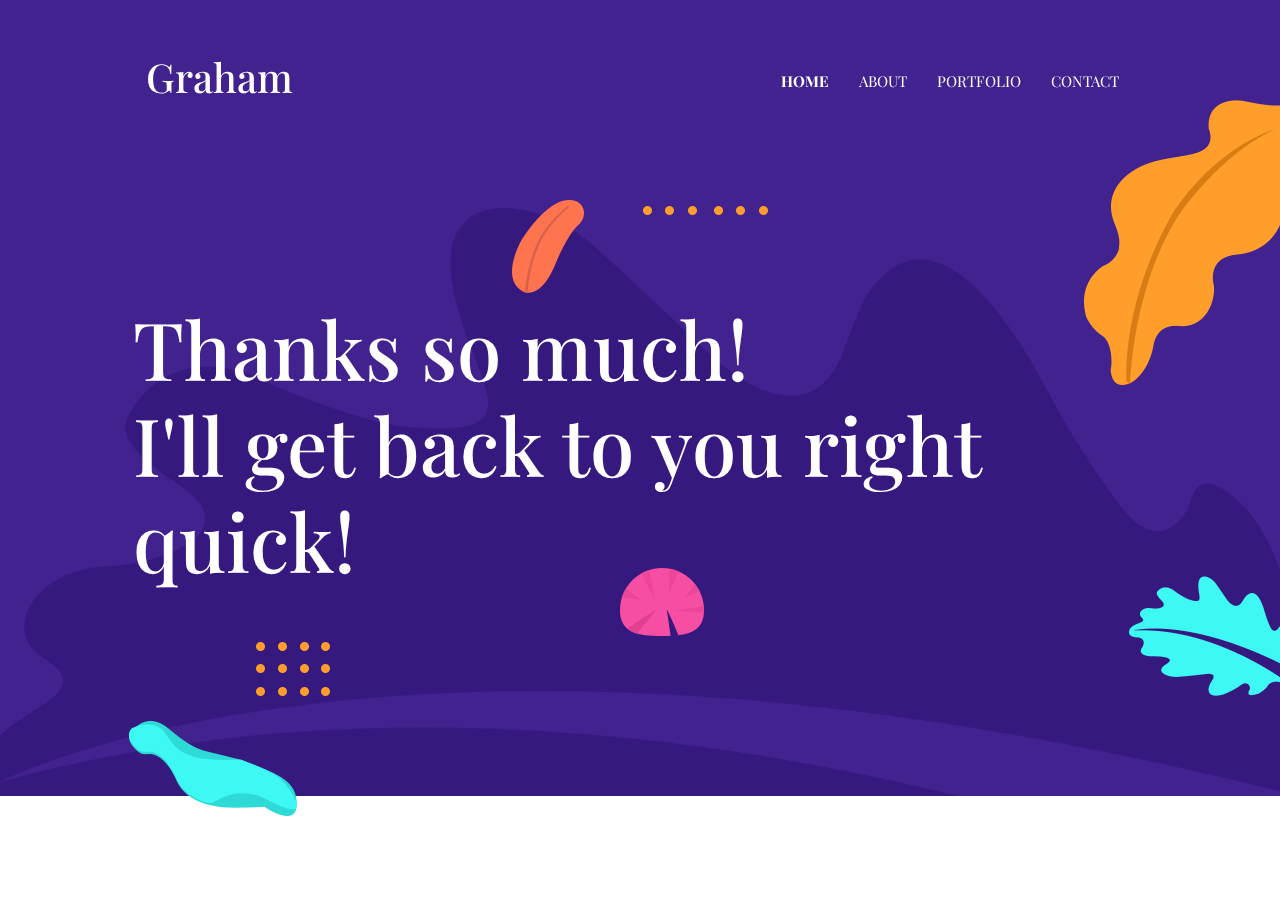
<file: thanks.html>
<!DOCTYPE html>
<html lang="en">
  <head>
    <!-- Basic Page Needs
  ================================================== -->
    <meta charset="utf-8" />
    <title>
      Graham McCarthy Portfolio Site | Web Developer, Jack of All
      Trades (Typescript, React, JavaScript, GraphQL)
    </title>
    <meta
      name="description"
      content="Graham McCarthy is an Web Developer with a wide array of skills from programming to music to financial & risk analysis. Fairly easy to get along with & thorough in his work"
    />

    <!-- Mobile Specific Metas
  ================================================== -->
    <meta http-equiv="X-UA-Compatible" content="IE=edge" />
    <meta
      name="viewport"
      content="width=device-width, initial-scale=1.0, maximum-scale=5.0"
    />

    <!-- Favicon -->
    <link
      rel="shortcut icon"
      type="image/x-icon"
      href="images/favicon_io/favicon-32x32.png"
    />

    <!-- ** Plugins Needed for the Project ** -->
    <!-- Bootstrap -->
    <link rel="stylesheet" href="plugins/bootstrap/bootstrap.min.css" />
    <!-- slick slider -->
    <link rel="stylesheet" href="plugins/slick/slick.css" />
    <!-- themefy-icon -->
    <link rel="stylesheet" href="plugins/themify-icons/themify-icons.css" />

    <!-- Main Stylesheet -->
    <link href="css/style.css" rel="stylesheet" />
  </head>
  <body>
    <header class="navigation fixed-top">
      <nav class="navbar navbar-expand-lg navbar-dark">
        <a class="navbar-brand font-tertiary h3" href="index.html">Graham</a>
        <button
          class="navbar-toggler"
          type="button"
          data-toggle="collapse"
          data-target="#navigation"
          aria-controls="navigation"
          aria-expanded="false"
          aria-label="Toggle navigation"
        >
          <span class="navbar-toggler-icon"></span>
        </button>

        <div class="collapse navbar-collapse text-center" id="navigation">
          <ul class="navbar-nav ml-auto">
            <li class="nav-item active">
              <a class="nav-link" href="index.html">Home</a>
            </li>
            <li class="nav-item">
              <a class="nav-link" href="about.html">About</a>
            </li>

            <li class="nav-item">
              <a class="nav-link" href="portfolio.html">Portfolio</a>
            </li>
            <li class="nav-item">
              <a class="nav-link" href="contact.html">Contact</a>
            </li>
          </ul>
        </div>
      </nav>
    </header>

    <!-- hero area -->
    <section class="hero-area bg-primary" id="parallax">
      <div class="container">
        <div class="row">
          <div class="col-lg-11 mx-auto">
            <h1 class="text-white font-tertiary">
              Thanks so much! <br>
              I'll get back to you right quick!
            </h1>
          </div>
        </div>
      </div>
      <div class="layer-bg w-100">
        <img
          class="img-fluid w-100"
          src="images/illustrations/leaf-bg.png"
          alt="bg-shape"
        />
      </div>
      <div class="layer" id="l2">
        <img src="images/illustrations/dots-cyan.png" alt="bg-shape" />
      </div>
      <div class="layer" id="l3">
        <img src="images/illustrations/leaf-orange.png" alt="bg-shape" />
      </div>
      <div class="layer" id="l4">
        <img src="images/illustrations/dots-orange.png" alt="bg-shape" />
      </div>
      <div class="layer" id="l5">
        <img src="images/illustrations/leaf-yellow.png" alt="bg-shape" />
      </div>
      <div class="layer" id="l6">
        <img src="images/illustrations/leaf-cyan.png" alt="bg-shape" />
      </div>
      <div class="layer" id="l7">
        <img src="images/illustrations/dots-group-orange.png" alt="bg-shape" />
      </div>
      <div class="layer" id="l8">
        <img src="images/illustrations/leaf-pink-round.png" alt="bg-shape" />
      </div>
      <div class="layer" id="l9">
        <img src="images/illustrations/leaf-cyan-2.png" alt="bg-shape" />
      </div>
      

    <!-- footer -->
    <!-- <footer class="bg-dark footer-section">
      <div class="section">
        <div class="container">
          <div class="row">
            <div class="col-md-5">
              <h5 class="text-light">Email</h5>
              <p class="text-white paragraph-lg font-secondary">
                GrahamHeinzMcCarthy@gmail.com
              </p>
            </div>
            <div class="col-md-4">
              <h5 class="text-light">Phone</h5>
              <p class="text-white paragraph-lg font-secondary">
                +49 173 88 180 22
              </p>
            </div>
            <div class="col-md-3">
              <h5 class="text-light">Address</h5>
              <p class="text-white paragraph-lg font-secondary">Berlin</p>
            </div>
          </div>
        </div>
      </div> -->
      
    <!-- /footer -->

    <!-- jQuery -->
    <script src="plugins/jQuery/jquery.min.js"></script>
    <!-- Bootstrap JS -->
    <script src="plugins/bootstrap/bootstrap.min.js"></script>
    <!-- slick slider -->
    <script src="plugins/slick/slick.min.js"></script>
    <!-- filter -->
    <script src="plugins/shuffle/shuffle.min.js"></script>

    <!-- Main Script -->
    <script src="js/script.js"></script>
  </body>
</html>
</file>
<file: plugins/themify-icons/themify-icons.css>
@font-face{font-family:themify;src:url(fonts/themify.eot?-fvbane);src:url(fonts/themify.eot?#iefix-fvbane) format('embedded-opentype'),url(fonts/themify.woff?-fvbane) format('woff'),url(fonts/themify.ttf?-fvbane) format('truetype'),url(fonts/themify.svg?-fvbane#themify) format('svg');font-weight:400;font-style:normal}[class*=" ti-"],[class^=ti-]{font-family:themify;speak:none;font-style:normal;font-weight:400;font-variant:normal;text-transform:none;line-height:1;-webkit-font-smoothing:antialiased;-moz-osx-font-smoothing:grayscale}.ti-wand:before{content:"\e600"}.ti-volume:before{content:"\e601"}.ti-user:before{content:"\e602"}.ti-unlock:before{content:"\e603"}.ti-unlink:before{content:"\e604"}.ti-trash:before{content:"\e605"}.ti-thought:before{content:"\e606"}.ti-target:before{content:"\e607"}.ti-tag:before{content:"\e608"}.ti-tablet:before{content:"\e609"}.ti-star:before{content:"\e60a"}.ti-spray:before{content:"\e60b"}.ti-signal:before{content:"\e60c"}.ti-shopping-cart:before{content:"\e60d"}.ti-shopping-cart-full:before{content:"\e60e"}.ti-settings:before{content:"\e60f"}.ti-search:before{content:"\e610"}.ti-zoom-in:before{content:"\e611"}.ti-zoom-out:before{content:"\e612"}.ti-cut:before{content:"\e613"}.ti-ruler:before{content:"\e614"}.ti-ruler-pencil:before{content:"\e615"}.ti-ruler-alt:before{content:"\e616"}.ti-bookmark:before{content:"\e617"}.ti-bookmark-alt:before{content:"\e618"}.ti-reload:before{content:"\e619"}.ti-plus:before{content:"\e61a"}.ti-pin:before{content:"\e61b"}.ti-pencil:before{content:"\e61c"}.ti-pencil-alt:before{content:"\e61d"}.ti-paint-roller:before{content:"\e61e"}.ti-paint-bucket:before{content:"\e61f"}.ti-na:before{content:"\e620"}.ti-mobile:before{content:"\e621"}.ti-minus:before{content:"\e622"}.ti-medall:before{content:"\e623"}.ti-medall-alt:before{content:"\e624"}.ti-marker:before{content:"\e625"}.ti-marker-alt:before{content:"\e626"}.ti-arrow-up:before{content:"\e627"}.ti-arrow-right:before{content:"\e628"}.ti-arrow-left:before{content:"\e629"}.ti-arrow-down:before{content:"\e62a"}.ti-lock:before{content:"\e62b"}.ti-location-arrow:before{content:"\e62c"}.ti-link:before{content:"\e62d"}.ti-layout:before{content:"\e62e"}.ti-layers:before{content:"\e62f"}.ti-layers-alt:before{content:"\e630"}.ti-key:before{content:"\e631"}.ti-import:before{content:"\e632"}.ti-image:before{content:"\e633"}.ti-heart:before{content:"\e634"}.ti-heart-broken:before{content:"\e635"}.ti-hand-stop:before{content:"\e636"}.ti-hand-open:before{content:"\e637"}.ti-hand-drag:before{content:"\e638"}.ti-folder:before{content:"\e639"}.ti-flag:before{content:"\e63a"}.ti-flag-alt:before{content:"\e63b"}.ti-flag-alt-2:before{content:"\e63c"}.ti-eye:before{content:"\e63d"}.ti-export:before{content:"\e63e"}.ti-exchange-vertical:before{content:"\e63f"}.ti-desktop:before{content:"\e640"}.ti-cup:before{content:"\e641"}.ti-crown:before{content:"\e642"}.ti-comments:before{content:"\e643"}.ti-comment:before{content:"\e644"}.ti-comment-alt:before{content:"\e645"}.ti-close:before{content:"\e646"}.ti-clip:before{content:"\e647"}.ti-angle-up:before{content:"\e648"}.ti-angle-right:before{content:"\e649"}.ti-angle-left:before{content:"\e64a"}.ti-angle-down:before{content:"\e64b"}.ti-check:before{content:"\e64c"}.ti-check-box:before{content:"\e64d"}.ti-camera:before{content:"\e64e"}.ti-announcement:before{content:"\e64f"}.ti-brush:before{content:"\e650"}.ti-briefcase:before{content:"\e651"}.ti-bolt:before{content:"\e652"}.ti-bolt-alt:before{content:"\e653"}.ti-blackboard:before{content:"\e654"}.ti-bag:before{content:"\e655"}.ti-move:before{content:"\e656"}.ti-arrows-vertical:before{content:"\e657"}.ti-arrows-horizontal:before{content:"\e658"}.ti-fullscreen:before{content:"\e659"}.ti-arrow-top-right:before{content:"\e65a"}.ti-arrow-top-left:before{content:"\e65b"}.ti-arrow-circle-up:before{content:"\e65c"}.ti-arrow-circle-right:before{content:"\e65d"}.ti-arrow-circle-left:before{content:"\e65e"}.ti-arrow-circle-down:before{content:"\e65f"}.ti-angle-double-up:before{content:"\e660"}.ti-angle-double-right:before{content:"\e661"}.ti-angle-double-left:before{content:"\e662"}.ti-angle-double-down:before{content:"\e663"}.ti-zip:before{content:"\e664"}.ti-world:before{content:"\e665"}.ti-wheelchair:before{content:"\e666"}.ti-view-list:before{content:"\e667"}.ti-view-list-alt:before{content:"\e668"}.ti-view-grid:before{content:"\e669"}.ti-uppercase:before{content:"\e66a"}.ti-upload:before{content:"\e66b"}.ti-underline:before{content:"\e66c"}.ti-truck:before{content:"\e66d"}.ti-timer:before{content:"\e66e"}.ti-ticket:before{content:"\e66f"}.ti-thumb-up:before{content:"\e670"}.ti-thumb-down:before{content:"\e671"}.ti-text:before{content:"\e672"}.ti-stats-up:before{content:"\e673"}.ti-stats-down:before{content:"\e674"}.ti-split-v:before{content:"\e675"}.ti-split-h:before{content:"\e676"}.ti-smallcap:before{content:"\e677"}.ti-shine:before{content:"\e678"}.ti-shift-right:before{content:"\e679"}.ti-shift-left:before{content:"\e67a"}.ti-shield:before{content:"\e67b"}.ti-notepad:before{content:"\e67c"}.ti-server:before{content:"\e67d"}.ti-quote-right:before{content:"\e67e"}.ti-quote-left:before{content:"\e67f"}.ti-pulse:before{content:"\e680"}.ti-printer:before{content:"\e681"}.ti-power-off:before{content:"\e682"}.ti-plug:before{content:"\e683"}.ti-pie-chart:before{content:"\e684"}.ti-paragraph:before{content:"\e685"}.ti-panel:before{content:"\e686"}.ti-package:before{content:"\e687"}.ti-music:before{content:"\e688"}.ti-music-alt:before{content:"\e689"}.ti-mouse:before{content:"\e68a"}.ti-mouse-alt:before{content:"\e68b"}.ti-money:before{content:"\e68c"}.ti-microphone:before{content:"\e68d"}.ti-menu:before{content:"\e68e"}.ti-menu-alt:before{content:"\e68f"}.ti-map:before{content:"\e690"}.ti-map-alt:before{content:"\e691"}.ti-loop:before{content:"\e692"}.ti-location-pin:before{content:"\e693"}.ti-list:before{content:"\e694"}.ti-light-bulb:before{content:"\e695"}.ti-Italic:before{content:"\e696"}.ti-info:before{content:"\e697"}.ti-infinite:before{content:"\e698"}.ti-id-badge:before{content:"\e699"}.ti-hummer:before{content:"\e69a"}.ti-home:before{content:"\e69b"}.ti-help:before{content:"\e69c"}.ti-headphone:before{content:"\e69d"}.ti-harddrives:before{content:"\e69e"}.ti-harddrive:before{content:"\e69f"}.ti-gift:before{content:"\e6a0"}.ti-game:before{content:"\e6a1"}.ti-filter:before{content:"\e6a2"}.ti-files:before{content:"\e6a3"}.ti-file:before{content:"\e6a4"}.ti-eraser:before{content:"\e6a5"}.ti-envelope:before{content:"\e6a6"}.ti-download:before{content:"\e6a7"}.ti-direction:before{content:"\e6a8"}.ti-direction-alt:before{content:"\e6a9"}.ti-dashboard:before{content:"\e6aa"}.ti-control-stop:before{content:"\e6ab"}.ti-control-shuffle:before{content:"\e6ac"}.ti-control-play:before{content:"\e6ad"}.ti-control-pause:before{content:"\e6ae"}.ti-control-forward:before{content:"\e6af"}.ti-control-backward:before{content:"\e6b0"}.ti-cloud:before{content:"\e6b1"}.ti-cloud-up:before{content:"\e6b2"}.ti-cloud-down:before{content:"\e6b3"}.ti-clipboard:before{content:"\e6b4"}.ti-car:before{content:"\e6b5"}.ti-calendar:before{content:"\e6b6"}.ti-book:before{content:"\e6b7"}.ti-bell:before{content:"\e6b8"}.ti-basketball:before{content:"\e6b9"}.ti-bar-chart:before{content:"\e6ba"}.ti-bar-chart-alt:before{content:"\e6bb"}.ti-back-right:before{content:"\e6bc"}.ti-back-left:before{content:"\e6bd"}.ti-arrows-corner:before{content:"\e6be"}.ti-archive:before{content:"\e6bf"}.ti-anchor:before{content:"\e6c0"}.ti-align-right:before{content:"\e6c1"}.ti-align-left:before{content:"\e6c2"}.ti-align-justify:before{content:"\e6c3"}.ti-align-center:before{content:"\e6c4"}.ti-alert:before{content:"\e6c5"}.ti-alarm-clock:before{content:"\e6c6"}.ti-agenda:before{content:"\e6c7"}.ti-write:before{content:"\e6c8"}.ti-window:before{content:"\e6c9"}.ti-widgetized:before{content:"\e6ca"}.ti-widget:before{content:"\e6cb"}.ti-widget-alt:before{content:"\e6cc"}.ti-wallet:before{content:"\e6cd"}.ti-video-clapper:before{content:"\e6ce"}.ti-video-camera:before{content:"\e6cf"}.ti-vector:before{content:"\e6d0"}.ti-themify-logo:before{content:"\e6d1"}.ti-themify-favicon:before{content:"\e6d2"}.ti-themify-favicon-alt:before{content:"\e6d3"}.ti-support:before{content:"\e6d4"}.ti-stamp:before{content:"\e6d5"}.ti-split-v-alt:before{content:"\e6d6"}.ti-slice:before{content:"\e6d7"}.ti-shortcode:before{content:"\e6d8"}.ti-shift-right-alt:before{content:"\e6d9"}.ti-shift-left-alt:before{content:"\e6da"}.ti-ruler-alt-2:before{content:"\e6db"}.ti-receipt:before{content:"\e6dc"}.ti-pin2:before{content:"\e6dd"}.ti-pin-alt:before{content:"\e6de"}.ti-pencil-alt2:before{content:"\e6df"}.ti-palette:before{content:"\e6e0"}.ti-more:before{content:"\e6e1"}.ti-more-alt:before{content:"\e6e2"}.ti-microphone-alt:before{content:"\e6e3"}.ti-magnet:before{content:"\e6e4"}.ti-line-double:before{content:"\e6e5"}.ti-line-dotted:before{content:"\e6e6"}.ti-line-dashed:before{content:"\e6e7"}.ti-layout-width-full:before{content:"\e6e8"}.ti-layout-width-default:before{content:"\e6e9"}.ti-layout-width-default-alt:before{content:"\e6ea"}.ti-layout-tab:before{content:"\e6eb"}.ti-layout-tab-window:before{content:"\e6ec"}.ti-layout-tab-v:before{content:"\e6ed"}.ti-layout-tab-min:before{content:"\e6ee"}.ti-layout-slider:before{content:"\e6ef"}.ti-layout-slider-alt:before{content:"\e6f0"}.ti-layout-sidebar-right:before{content:"\e6f1"}.ti-layout-sidebar-none:before{content:"\e6f2"}.ti-layout-sidebar-left:before{content:"\e6f3"}.ti-layout-placeholder:before{content:"\e6f4"}.ti-layout-menu:before{content:"\e6f5"}.ti-layout-menu-v:before{content:"\e6f6"}.ti-layout-menu-separated:before{content:"\e6f7"}.ti-layout-menu-full:before{content:"\e6f8"}.ti-layout-media-right-alt:before{content:"\e6f9"}.ti-layout-media-right:before{content:"\e6fa"}.ti-layout-media-overlay:before{content:"\e6fb"}.ti-layout-media-overlay-alt:before{content:"\e6fc"}.ti-layout-media-overlay-alt-2:before{content:"\e6fd"}.ti-layout-media-left-alt:before{content:"\e6fe"}.ti-layout-media-left:before{content:"\e6ff"}.ti-layout-media-center-alt:before{content:"\e700"}.ti-layout-media-center:before{content:"\e701"}.ti-layout-list-thumb:before{content:"\e702"}.ti-layout-list-thumb-alt:before{content:"\e703"}.ti-layout-list-post:before{content:"\e704"}.ti-layout-list-large-image:before{content:"\e705"}.ti-layout-line-solid:before{content:"\e706"}.ti-layout-grid4:before{content:"\e707"}.ti-layout-grid3:before{content:"\e708"}.ti-layout-grid2:before{content:"\e709"}.ti-layout-grid2-thumb:before{content:"\e70a"}.ti-layout-cta-right:before{content:"\e70b"}.ti-layout-cta-left:before{content:"\e70c"}.ti-layout-cta-center:before{content:"\e70d"}.ti-layout-cta-btn-right:before{content:"\e70e"}.ti-layout-cta-btn-left:before{content:"\e70f"}.ti-layout-column4:before{content:"\e710"}.ti-layout-column3:before{content:"\e711"}.ti-layout-column2:before{content:"\e712"}.ti-layout-accordion-separated:before{content:"\e713"}.ti-layout-accordion-merged:before{content:"\e714"}.ti-layout-accordion-list:before{content:"\e715"}.ti-ink-pen:before{content:"\e716"}.ti-info-alt:before{content:"\e717"}.ti-help-alt:before{content:"\e718"}.ti-headphone-alt:before{content:"\e719"}.ti-hand-point-up:before{content:"\e71a"}.ti-hand-point-right:before{content:"\e71b"}.ti-hand-point-left:before{content:"\e71c"}.ti-hand-point-down:before{content:"\e71d"}.ti-gallery:before{content:"\e71e"}.ti-face-smile:before{content:"\e71f"}.ti-face-sad:before{content:"\e720"}.ti-credit-card:before{content:"\e721"}.ti-control-skip-forward:before{content:"\e722"}.ti-control-skip-backward:before{content:"\e723"}.ti-control-record:before{content:"\e724"}.ti-control-eject:before{content:"\e725"}.ti-comments-smiley:before{content:"\e726"}.ti-brush-alt:before{content:"\e727"}.ti-youtube:before{content:"\e728"}.ti-vimeo:before{content:"\e729"}.ti-twitter:before{content:"\e72a"}.ti-time:before{content:"\e72b"}.ti-tumblr:before{content:"\e72c"}.ti-skype:before{content:"\e72d"}.ti-share:before{content:"\e72e"}.ti-share-alt:before{content:"\e72f"}.ti-rocket:before{content:"\e730"}.ti-pinterest:before{content:"\e731"}.ti-new-window:before{content:"\e732"}.ti-microsoft:before{content:"\e733"}.ti-list-ol:before{content:"\e734"}.ti-linkedin:before{content:"\e735"}.ti-layout-sidebar-2:before{content:"\e736"}.ti-layout-grid4-alt:before{content:"\e737"}.ti-layout-grid3-alt:before{content:"\e738"}.ti-layout-grid2-alt:before{content:"\e739"}.ti-layout-column4-alt:before{content:"\e73a"}.ti-layout-column3-alt:before{content:"\e73b"}.ti-layout-column2-alt:before{content:"\e73c"}.ti-instagram:before{content:"\e73d"}.ti-google:before{content:"\e73e"}.ti-github:before{content:"\e73f"}.ti-flickr:before{content:"\e740"}.ti-facebook:before{content:"\e741"}.ti-dropbox:before{content:"\e742"}.ti-dribbble:before{content:"\e743"}.ti-apple:before{content:"\e744"}.ti-android:before{content:"\e745"}.ti-save:before{content:"\e746"}.ti-save-alt:before{content:"\e747"}.ti-yahoo:before{content:"\e748"}.ti-wordpress:before{content:"\e749"}.ti-vimeo-alt:before{content:"\e74a"}.ti-twitter-alt:before{content:"\e74b"}.ti-tumblr-alt:before{content:"\e74c"}.ti-trello:before{content:"\e74d"}.ti-stack-overflow:before{content:"\e74e"}.ti-soundcloud:before{content:"\e74f"}.ti-sharethis:before{content:"\e750"}.ti-sharethis-alt:before{content:"\e751"}.ti-reddit:before{content:"\e752"}.ti-pinterest-alt:before{content:"\e753"}.ti-microsoft-alt:before{content:"\e754"}.ti-linux:before{content:"\e755"}.ti-jsfiddle:before{content:"\e756"}.ti-joomla:before{content:"\e757"}.ti-html5:before{content:"\e758"}.ti-flickr-alt:before{content:"\e759"}.ti-email:before{content:"\e75a"}.ti-drupal:before{content:"\e75b"}.ti-dropbox-alt:before{content:"\e75c"}.ti-css3:before{content:"\e75d"}.ti-rss:before{content:"\e75e"}.ti-rss-alt:before{content:"\e75f"}
</file>
<file: css/style.css>
/**
 * WEBSITE: https://themefisher.com
 * TWITTER: https://twitter.com/themefisher
 * FACEBOOK: https://www.facebook.com/themefisher
 * GITHUB: https://github.com/themefisher/
 */

/*!
THEME: Kross - Creative Portfolio Template
VERSION: 1.0.0
AUTHOR: Themefisher

HOMEPAGE: https://themefisher.com/products/kross-creative-portfolio-template/
DEMO: https://demo.themefisher.com/kross/
GITHUB: https://github.com/themefisher/meghna-onepage-html5-business-template

Get HUGO Version : https://gethugothemes.com/products/kross-hugo-theme/

WEBSITE: https://themefisher.com
TWITTER: https://twitter.com/themefisher
FACEBOOK: https://www.facebook.com/themefisher
*/
/*  typography */
@import url("https://fonts.googleapis.com/css?family=Playfair+Display:700|Roboto:400");
body {
  line-height: 1.2;
  font-family: "Roboto", sans-serif;
  -webkit-font-smoothing: antialiased;
  font-size: 15px;
  color: #4c4c4c;
}

p,
.paragraph {
  font-weight: 400;
  color: #4c4c4c;
  font-size: 15px;
  line-height: 1.8;
  font-family: "Roboto", sans-serif;
}
p-lg,
.paragraph-lg {
  font-size: 22px;
}

h1,
h2,
h3,
h4,
h5,
h6 {
  color: #000;
  font-family: "Playfair Display", serif;
  line-height: 1.2;
}

h1,
.h1 {
  font-size: 80px;
}
@media (max-width: 991px) {
  h1,
  .h1 {
    font-size: 65px;
  }
}

h2,
.h2 {
  font-size: 60px;
}
@media (max-width: 991px) {
  h2,
  .h2 {
    font-size: 50px;
  }
}

h3,
.h3 {
  font-size: 40px;
}

h4,
.h4 {
  font-size: 22px;
}

h5,
.h5 {
  font-size: 18px;
}

h6,
.h6 {
  font-size: 14px;
}

/* Button style */
.btn {
  font-size: 22px;
  font-family: "Playfair Display", serif;
  text-transform: capitalize;
  padding: 16px 44px;
  border-radius: 5px;
  font-weight: 600;
  border: 0;
  position: relative;
  z-index: 1;
  transition: 0.2s ease;
}
.btn:focus {
  outline: 0;
  box-shadow: none !important;
}
.btn:active {
  box-shadow: none;
}
.btn-sm {
  font-size: 15px;
  padding: 10px 30px;
}
.btn-xs {
  padding: 5px 10px;
  font-size: 15px;
}

.btn-primary {
  background: #41228e;
  color: #fff;
}
.btn-primary:active {
  background: #542cb7 !important;
}
.btn-primary:hover {
  background: #542cb7;
}
.btn-primary.focus,
.btn-primary.active {
  background: #542cb7 !important;
  box-shadow: none !important;
}

.btn-transparent {
  background: transparent;
  color: #41228e;
  font-weight: bold;
}
.btn-transparent:active,
.btn-transparent:hover {
  color: #41228e;
}

body {
  background-color: #fff;
  overflow-x: hidden;
}

::-moz-selection {
  background: #542cb7;
  color: #fff;
}

::selection {
  background: #542cb7;
  color: #fff;
}

/* preloader */
.preloader {
  position: fixed;
  top: 0;
  left: 0;
  right: 0;
  bottom: 0;
  background-color: #fff;
  z-index: 999;
  display: flex;
  align-items: center;
  justify-content: center;
}

ol,
ul {
  list-style-type: none;
  margin: 0px;
}

img {
  vertical-align: middle;
  border: 0;
}

a,
a:hover,
a:focus {
  text-decoration: none;
}

a,
button,
select {
  cursor: pointer;
  transition: 0.2s ease;
}
a:focus,
button:focus,
select:focus {
  outline: 0;
}

a.text-dark:hover {
  color: #41228e !important;
}

a:hover {
  color: #41228e;
}

.slick-slide {
  outline: 0;
}

.section {
  padding-top: 80px;
  padding-bottom: 80px;
}
.section-title {
  margin-bottom: 80px;
  font-family: "Playfair Display", serif;
}

.bg-cover {
  background-size: cover;
  background-position: center center;
  background-repeat: no-repeat;
}

/* overlay */
.overlay {
  position: relative;
}
.overlay::before {
  position: absolute;
  content: "";
  height: 100%;
  width: 100%;
  top: 0;
  left: 0;
  background: #000;
  opacity: 0.5;
}

.outline-0 {
  outline: 0 !important;
}

.d-unset {
  display: unset !important;
}

.bg-primary {
  background: #41228e !important;
}

.bg-gray {
  background: #eaeaea !important;
}

.text-primary {
  color: #41228e !important;
}

.text-color {
  color: #4c4c4c;
}

.text-dark {
  color: #000 !important;
}

.text-light {
  color: #999999 !important;
}

.mb-10 {
  margin-bottom: 10px !important;
}

.mb-20 {
  margin-bottom: 20px !important;
}

.mb-30 {
  margin-bottom: 30px !important;
}

.mb-40 {
  margin-bottom: 40px !important;
}

.mb-50 {
  margin-bottom: 50px !important;
}

.mb-60 {
  margin-bottom: 60px !important;
}

.mb-70 {
  margin-bottom: 70px !important;
}

.mb-80 {
  margin-bottom: 80px !important;
}

.mb-90 {
  margin-bottom: 90px !important;
}

.mb-100 {
  margin-bottom: 100px !important;
}

.zindex-1 {
  z-index: 1;
}

.rounded-lg {
  border-radius: 15px;
}

.overflow-hidden {
  overflow: hidden;
}

.font-secondary {
  font-family: "Playfair Display", serif !important;
}

.font-tertiary {
  font-family: "Playfair Display", serif !important;
}

.shadow {
  box-shadow: 0px 18px 39.1px 6.9px rgba(224, 241, 255, 0.34) !important;
}

.bg-dark {
  background-color: #222222 !important;
}

/* icon */
.icon {
  font-size: 45px;
}

.icon-bg {
  height: 100px;
  width: 100px;
  line-height: 100px;
  text-align: center;
}

.icon-light {
  color: #c8d5ef;
}

/* /icon */
/* slick slider */
.slick-dots {
  text-align: center;
  padding-left: 0;
}
.slick-dots li {
  display: inline-block;
  margin: 2px;
}
.slick-dots li.slick-active button {
  background: #fff;
  width: 25px;
}
.slick-dots li button {
  height: 6px;
  width: 12px;
  background: rgba(255, 255, 255, 0.5);
  color: transparent;
  border-radius: 10px;
  overflow: hidden;
  transition: 0.2s ease;
  border: 0;
}

/* /slick slider */
/* form */
.form-control {
  border: 0;
  border-radius: 0;
  border-bottom: 1px solid #c7c7c7;
  height: 60px;
}
.form-control:focus {
  border-color: #41228e;
  outline: 0;
  box-shadow: none !important;
}

textarea.form-control {
  height: 120px;
}

/* /form */
/* card */
.card {
  border: 0;
}
.card-header {
  border: 0;
}
.card-footer {
  border: 0;
}

/* /card */
.navigation {
  padding: 40px 130px;
  transition: 0.3s ease;
}
.navigation.nav-bg {
  background-color: #41228e;
  padding: 15px 100px;
}
@media (max-width: 991px) {
  .navigation.nav-bg {
    padding: 15px 20px;
  }
}
@media (max-width: 991px) {
  .navigation {
    padding: 20px;
    background: #41228e;
  }
}

.navbar .nav-item .nav-link {
  font-family: "Playfair Display", serif;
  text-transform: uppercase;
  padding: 15px;
}
.navbar .nav-item.active {
  font-weight: bold;
}
.hover-picture {
  opacity: 0;
  position: absolute;
  top: 0;
  right: 0;
  left: 0;
  bottom: 0;
}
.hover-picture:hover {
  opacity: 1;
}
.navbar-dark .navbar-nav .nav-link {
  color: #fff;
}

.hero-area {
  padding: 300px 0 200px;
  position: relative;
}
@media (max-width: 767px) {
  .hero-area {
    padding: 250px 0 150px;
    overflow: hidden;
  }
}
.hero-area h1 {
  position: relative;
  z-index: 2;
}

.layer {
  position: absolute;
  z-index: 1;
}

#l1 {
  bottom: 0;
  left: 0;
}

#l2 {
  top: 190px;
  left: -250px;
}

#l3 {
  top: 200px;
  left: 40%;
}

#l4 {
  top: 200px;
  right: 40%;
}

#l5 {
  top: 100px;
  right: -150px;
}

#l6 {
  bottom: -20px;
  left: 10%;
}

#l7 {
  bottom: 100px;
  left: 20%;
}

#l8 {
  bottom: 160px;
  right: 45%;
}

#l9 {
  bottom: 100px;
  right: -10px;
}

.layer-bg {
  position: absolute;
  bottom: 0;
  left: 0;
}

/* skills */
.progress-wrapper {
  height: 130px;
  overflow: hidden;
}

.wave {
  position: absolute;
  width: 100%;
  height: 100%;
}
.wave::before,
.wave::after {
  content: "";
  position: absolute;
  width: 800px;
  height: 800px;
  bottom: 0;
  left: 50%;
  background-color: rgba(255, 255, 255, 0.4);
  border-radius: 45%;
  transform: translateX(-50%) rotate(0);
  -webkit-animation: rotate 6s linear infinite;
  animation: rotate 6s linear infinite;
  z-index: 10;
}
.wave::after {
  border-radius: 47%;
  background-color: rgba(255, 255, 255, 0.9);
  transform: translateX(-50%) rotate(0);
  -webkit-animation: rotate 10s linear -5s infinite;
  animation: rotate 10s linear -5s infinite;
  z-index: 20;
}

@-webkit-keyframes rotate {
  50% {
    transform: translateX(-50%) rotate(180deg);
  }
  100% {
    transform: translateX(-50%) rotate(360deg);
  }
}

@keyframes rotate {
  50% {
    transform: translateX(-50%) rotate(180deg);
  }
  100% {
    transform: translateX(-50%) rotate(360deg);
  }
}
/* /skills */
/* education */
.edu-bg-image {
  position: absolute;
  left: 0;
  top: -300px;
  z-index: -1;
}

/* /education */
/* service */
.hover-bg-primary {
  transition: 0.3s ease;
}
.hover-bg-primary:hover {
  background: #41228e;
}
.hover-bg-primary:hover * {
  color: #fff;
}

.active-bg-primary {
  transition: 0.3s ease;
  background: #41228e;
}
.active-bg-primary * {
  color: #fff;
}

.hover-shadow {
  transition: 0.2s ease;
}
.hover-shadow:hover {
  box-shadow: 0px 18px 40px 8px rgba(224, 241, 255, 0.54) !important;
}

/* /service */
/* portfolio */
.hover-wrapper {
  overflow: hidden;
}
.hover-wrapper img {
  transition: 0.3s ease;
  transform: scale(1.1);
}
.hover-wrapper:hover img {
  transform: scale(1);
}
.hover-wrapper:hover .hover-overlay {
  opacity: 1;
  visibility: visible;
}

.hover-overlay {
  position: absolute;
  height: 100%;
  width: 100%;
  border-radius: inherit;
  top: 0;
  left: 0;
  background: rgba(0, 0, 0, 0.3);
  opacity: 0;
  visibility: hidden;
  transition: 0.3s ease;
}

.hover-content {
  position: absolute;
  top: 50%;
  transform: translateY(-50%);
  left: 0;
  right: 0;
  text-align: center;
}

/* /portfolio */
/* testimonial */
.testimonial-content strong {
  color: #2bfdff;
  font-weight: normal;
}

.testimonial-bg-shapes .container {
  position: relative;
  z-index: 1;
}
.testimonial-bg-shapes .bg-map {
  position: absolute;
  left: 50%;
  top: 50%;
  transform: translate(-50%, -50%);
}
.testimonial-bg-shapes .bg-shape-1 {
  position: absolute;
  left: 100px;
  top: -50px;
}
.testimonial-bg-shapes .bg-shape-2 {
  position: absolute;
  right: 150px;
  top: 50px;
}
.testimonial-bg-shapes .bg-shape-3 {
  position: absolute;
  right: 50px;
  top: 200px;
}
.testimonial-bg-shapes .bg-shape-4 {
  position: absolute;
  left: 100px;
  bottom: 200px;
}
.testimonial-bg-shapes .bg-shape-5 {
  position: absolute;
  right: 200px;
  bottom: -50px;
}

/* /testimonial */
/* footer */
.footer-section {
  padding-top: 200px;
}

.section-on-footer {
  margin-bottom: -250px;
}

.shadow-down {
  position: relative;
}
.shadow-down::before {
  position: absolute;
  content: "";
  box-shadow: 0px 0px 80.75px 14.25px rgba(224, 241, 255, 0.34);
  height: 100%;
  width: 100%;
  left: 0;
  top: 0;
  z-index: -1;
}

/* /footer */
.card-lg {
  flex-direction: row-reverse;
  align-items: center;
}
@media (max-width: 991px) {
  .card-lg {
    flex-direction: column;
  }
}

blockquote {
  display: inline-block;
  padding: 20px 25px;
  background: #eaeaea;
  border-left: 3px solid #41228e;
  font-style: italic;
  font-size: 22px;
  line-height: 1.7;
}

.content * {
  margin-bottom: 20px;
}
.content strong {
  font-family: "Playfair Display", serif;
  font-size: 22px;
  font-weight: normal;
  color: #000;
  display: inherit;
  line-height: 1.5;
}

.page-title-alt {
  padding: 350px 0 70px;
}

.border-thick {
  border: 10px solid;
}

.drag-lg-top {
  margin-top: -230px;
}
@media (max-width: 991px) {
  .drag-lg-top {
    margin-top: 0;
  }
}

.page-title-alt .container {
  position: relative;
  z-index: 1;
}
.page-title-alt .bg-shape-1 {
  position: absolute;
  left: 0;
  top: 0;
  height: 100%;
}
.page-title-alt .bg-shape-2 {
  position: absolute;
  left: 70px;
  top: 100px;
}
.page-title-alt .bg-shape-3 {
  position: absolute;
  left: 30%;
  top: 50px;
  transform: rotate(180deg);
}
.page-title-alt .bg-shape-4 {
  position: absolute;
  left: 100px;
  bottom: 100px;
}
.page-title-alt .bg-shape-5 {
  position: absolute;
  left: 40%;
  bottom: -25px;
}
.page-title-alt .bg-shape-6 {
  position: absolute;
  bottom: 100px;
  right: -100px;
}

.page-title {
  padding: 250px 0 150px;
}
.page-title .container {
  position: relative;
  z-index: 1;
}
.page-title .bg-shape-1 {
  position: absolute;
  left: 0;
  bottom: 0;
  width: 100%;
}
.page-title .bg-shape-2 {
  position: absolute;
  left: -20px;
  top: -10px;
}
.page-title .bg-shape-3 {
  position: absolute;
  left: 10%;
  top: 100px;
}
.page-title .bg-shape-4 {
  position: absolute;
  left: 50%;
  top: -20px;
}
.page-title .bg-shape-5 {
  position: absolute;
  left: 90px;
  bottom: -50px;
  transform: rotate(180deg);
}
.page-title .bg-shape-6 {
  position: absolute;
  right: 20%;
  bottom: -20px;
}
.page-title .bg-shape-7 {
  position: absolute;
  right: -220px;
  bottom: -100px;
}

.filter-controls li {
  cursor: pointer;
}
.filter-controls li.active {
  font-weight: bold;
}

.hidden {
  color: white;
  font-size: 10px;
}
.experience:hover .hidden {
  color: red;
}
/*# sourceMappingURL=style.css.map */
</file>
